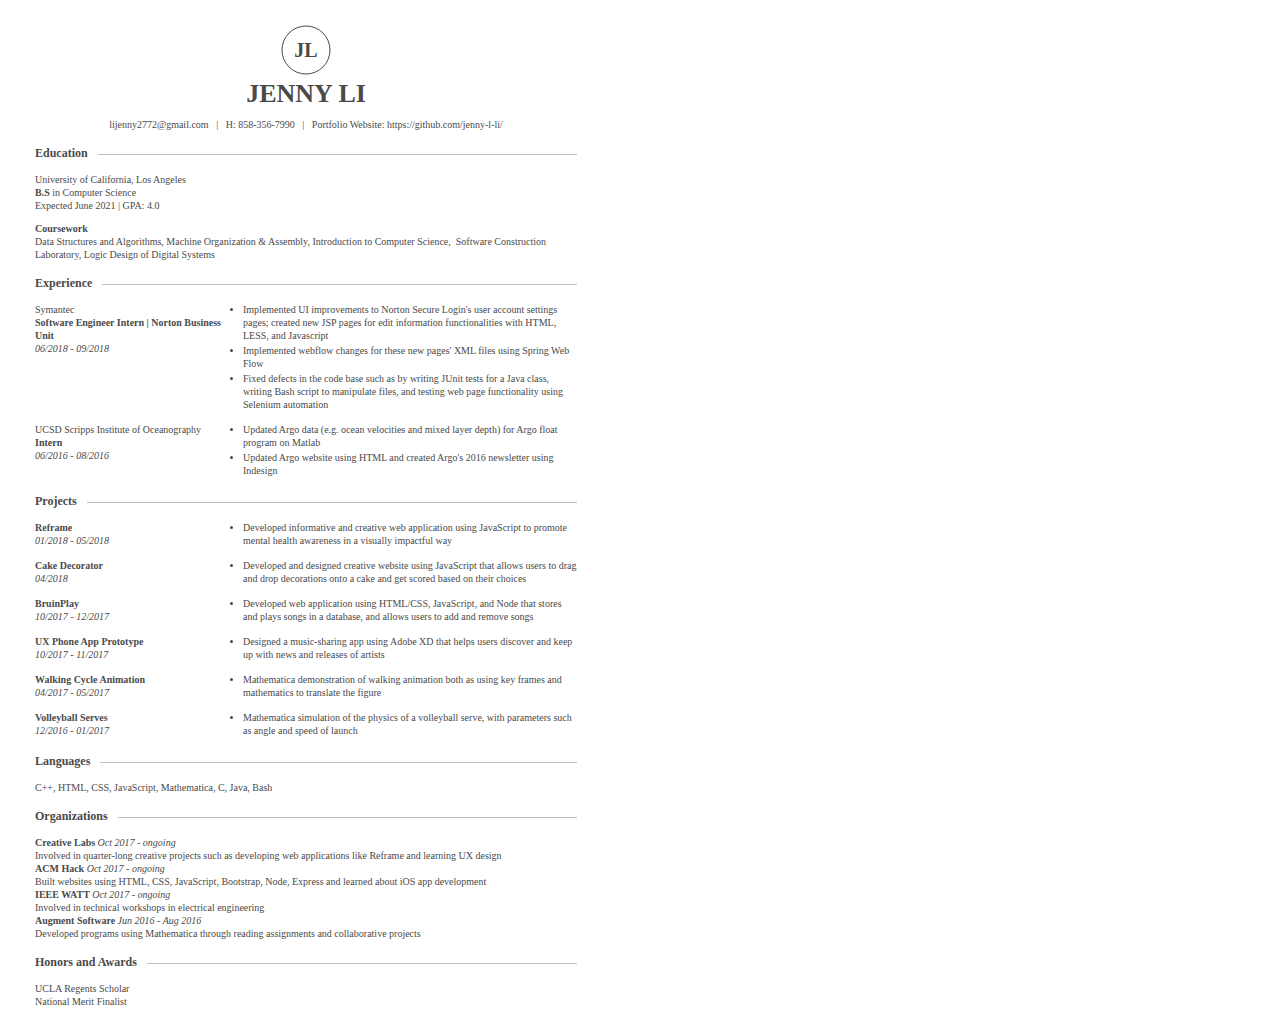
<file: Resume 1.html>
<!DOCTYPE html PUBLIC "-//W3C//DTD XHTML 1.0 Transitional//EN" "http://www.w3.org/TR/xhtml1/DTD/xhtml1-transitional.dtd">
<html xmlns:doc="http://xsltsl.org/xsl/documentation/1.0" xmlns:dt="http://xsltsl.org/date-time" xmlns:str="http://xsltsl.org/string" xmlns:msxsl="urn:schemas-microsoft-com:xslt">
  <head>
    <meta http-equiv="Content-Type" content="text/html; charset=utf-16">
    <title>Jenny Li</title>
    <style type="text/css" id="static">
        html,body,div,span,applet,object,iframe,h1,h2,h3,h4,h5,h6,p,blockquote,pre,a,abbr,acronym,address,big,cite,code,del,dfn,em,font,img,ins,kbd,q,s,samp,small,strike,strong,sub,sup,tt,var,b,u,i,center,dl,dt,dd,ol,ul,li,fieldset,form,label,legend,table,caption,tbody,tfoot,thead,tr,th,td{margin:0;padding:0;border:0;outline:0;font-size:100%;vertical-align:baseline;background:transparent}
        body{line-height:1;background:#FFF;text-align:left}
        ol,ul{list-style:none}
        blockquote,q{quotes:none}
        blockquote:before,blockquote:after,q:before,q:after{content:'';content:none}
        :focus{outline:0}
        ins{text-decoration:none}
        del{text-decoration:line-through}
        table{border-collapse:collapse;border-spacing:0}
        a img{border:none}
        div#document ul{list-style-type:disc;padding:0}
        div#document li{list-style-type:disc;margin:0 0 0 10px;padding:0}
        div#document ul li{margin:0 0 0 14px}
        .clear{clear:both;height:0}
        br.clear{line-height:0}
        div#document{color:#4a4a4a;background-color:#fff!important}
        div#document div.SECTION_CNTC,div#document div.firstsection{margin-top:0;border:none;padding:0}
        /*div#document .section{overflow:hidden}*/
        div.name{color:#4a4a4a;font-weight:600;font-size:15px;line-height:17px;padding:0;text-transform:uppercase;text-align:center}
        div#document div.sectiontitle,.resumeTitle,.execRsmTitle{font-weight:600;display:inline-block;position:relative;z-index:1;background:#FFF;padding:0 10px 0 0}
        div.paragraph{position:relative}
        div.heading,.resumeTitle,.execRsmTitle{clear:both;position:relative}
        div.address{position:relative;text-align:center;font-size:0.917em;line-height:1.25em;margin-top:11px}
        div#document div.address li,div#document div.address ul{display:inline;margin:0;padding:0;list-style:none}
        div#document div.address li:before{content:"\2022\0020";vertical-align:bottom}
        div#document div.address li.first:before{content:""}
        div.address2{position:relative;text-align:left;font-size:0.917em;line-height:1.25em}
        span.paddedline{display:block}
        .jobtitle,.degree{font-weight:bold}
        .table_wrapper{width:100%;margin-top:0}
        table.twocol td{width:50%}
        table.skills,table.twocol{width:100%}
        table.skills th,table.skills td{width:20%;text-align:center}
        table.skills th{text-decoration:underline}
        table.skills .skillname,table.skills .skillrating{text-align:left;width:35%}
        table.skills .skillrating{width:20%}
        table.skills .skillyears,table.skills .skilllast{width:19%}
        table.skills .pad1{width:5%}
        table.skills .pad2,table.skills .pad3{width:1%}
        td.twocol_2{border-left:1px solid #FEFDFD}
        .nameLogo{text-align:center}
        .nameLogo text{text-transform:uppercase}

        .sprtr{margin:0 5px}
        .txtItl{font-style:italic}
        span.dates_wrapper{display:block; float:left;}
        .hiltSec{width:100%}
        .parlrColmn{width:100%;display:table}
        div#document .excSmry ul,div#document .excExp ul{margin-top:5px}

        /*FIX for FORCEFULLY making left margin ZERO for CL*/
        div#document .sectionCL .paragraph{margin-top:0!important}
        .sprtr + .sprtr{display:none;}
        .educsprtr + .educsprtr{display:none;}
    </style>
    <style type="text/css" id="unparsed">
        div#document{line-height:{$FTLH}px}
        div#document table{line-height:{$FTLH}px}
        div#document.pagesize{width:{$DOCW}px}
        div#document.vmargins{padding-top:{$TBMR}px; padding-bottom:{$TBMR}px}
        div#document.hmargins{padding-left:{$LRMR}px; padding-right:{$LRMR}px}
        div#document .section{margin-top:{$SCSP}px}
        div#document div.sectiontitle,.resumeTitle,.execRsmTitle{font-size:{$HDSZ}px; line-height:{$HDLH}px}
        div#document div.heading,.resumeTitle,.execRsmTitle{margin-bottom:{$SHMB}px}
        div#document div.heading:before {border-top:1px solid #bcbfc3;content:"";display:block;height:1px;position:absolute;top:50%;width:100%;z-index:1}
        div#document div.paragraph{margin-top:{$PSPC}px}
        div#document div.firstparagraph{margin-top:0}
        div#document .singlecolumn,div#document .maincolumn{margin-left:{$PIND}px;width:{$MACW}px}
        div#document table.skills td{padding-top:{$TDMT}px}
        .fontsize{font-size:{$FTSZ}px}
        .fontface{font-family:{$FTFC}}
        div.name{font-size:{$NMSZ}px; line-height:{$NMLH}px}
        div.address{font-size:{$CISZ}px; line-height:{$CILH}px; margin-top:{$CIMT}px}
        div#document div.address li:before{font-size:{$BTSZ}px;color:#44b3e6;margin-right:-3px}
        span.dates_wrapper{width:{$SCML}px}
        div#document .parlrColmn .singlecolumn{margin-left:{$SCML}px;width:auto}
        div#document .parlrColmn .singlecolumn ul li{padding-bottom:2px}
        div#document .hiltSec .singlecolumn{width:auto}

        .nameLogo svg{width:{$MNGW}px;height:{$MNGH}px}

        /*FIX for Re-calculating width of singlecolumn for CL*/
        div#document .sectionCL{border:none;margin-top:none;}
        div#document .sectionCL .singlecolumn{margin-left:0!important; width:100%}
        div.address2{font-size:{$FTSZ}px; line-height:{$FTLH}px}
    </style>
    <style type="text/css" id="dynamic">
        div#document{line-height:13px}
        div#document table{line-height:13px}
        div#document.pagesize{width:542px}
        div#document.vmargins{padding-top:25px; padding-bottom:25px}
        div#document.hmargins{padding-left:35px; padding-right:35px}
        div#document .section{margin-top:15px}
        div#document div.sectiontitle,.resumeTitle,.execRsmTitle{font-size:12px; line-height:15px}
        div#document div.heading,.resumeTitle,.execRsmTitle{margin-bottom:12px}
        div#document div.heading:before {border-top:1px solid #bcbfc3;content:"";display:block;height:1px;position:absolute;top:50%;width:100%;z-index:1}
        div#document div.paragraph{margin-top:10px}
        div#document div.firstparagraph{margin-top:0}
        div#document .singlecolumn,div#document .maincolumn{margin-left:0px;width:542px}
        div#document table.skills td{padding-top:5px}
        .fontsize{font-size:10px}
        .fontface{font-family:"Palatino Linotype", Palatino, serif}
        div.name{font-size:26px; line-height:38px}
        div.address{font-size:10px; line-height:13px; margin-top:5px}
        div#document div.address li:before{font-size:21px;color:#44b3e6;margin-right:-3px}
        span.dates_wrapper{width:194px}
        div#document .parlrColmn .singlecolumn{margin-left:194px;width:auto}
        div#document .parlrColmn .singlecolumn ul li{padding-bottom:2px}
        div#document .hiltSec .singlecolumn{width:auto}

        .nameLogo svg{width:50px;height:50px}

        /*FIX for Re-calculating width of singlecolumn for CL*/
        div#document .sectionCL{border:none;margin-top:none;}
        div#document .sectionCL .singlecolumn{margin-left:0!important; width:100%}
        div.address2{font-size:10px; line-height:13px}
    </style>
  </head>
  <body>
    <div id="document" class="fontsize fontface vmargins hmargins linespacing pagesize">
      <div id="SECTION_NAMEbf63a784-3990-41ff-8bd0-9a89ec15e8d5" class="section firstsection" style="padding-top:0px;">
        <div id="PARAGRAPH_bf63a784-3990-41ff-8bd0-9a89ec15e8d5_1_6515c733-cbfd-42c4-814d-40287cfcf3b3" class="paragraph PARAGRAPH_NAME firstparagraph" style="padding-top:NaNpx;">
                <div class="nameLogo">
                    <svg viewbox="0 0 50 50" enable-background="0 0 50 50">
                        <circle cx="25px" cy="25px" r="24px" style="fill:#fff;stroke-width:1;stroke:#4a4a4a"></circle>
                        <text text-anchor="middle" x="25px" y="32px" fill="#4a4a4a" font-size="20px" font-weight="900" id="bf63a784-3990-41ff-8bd0-9a89ec15e8d5SUBSTR_FALN1">JL</text>
                    </svg>
                </div>
                <div class="name">
                    <span class="field" id="bf63a784-3990-41ff-8bd0-9a89ec15e8d5FNAM1">Jenny</span><span></span>
                    <span class="field" id="bf63a784-3990-41ff-8bd0-9a89ec15e8d5LNAM1">Li</span>
                </div>
            </div>
      </div>
      <div id="SECTION_CNTC00538da3-30d0-4841-82e8-02700454cd3e" class="section SECTION_CNTC" style="padding-top:0px;">
        <div id="PARAGRAPH_00538da3-30d0-4841-82e8-02700454cd3e_1_aa7efa5b-1292-418e-8a7e-4d2bf3e06318" class="paragraph PARAGRAPH_CNTC firstparagraph" style="padding-top:0px;">
                <div class="address">
                    <span class="field" id="00538da3-30d0-4841-82e8-02700454cd3eEMAI1">lijenny2772@gmail.com</span><span><span class="sprtr"> | </span></span>
                    <span>H: </span><span class="field" id="00538da3-30d0-4841-82e8-02700454cd3eHPHN1">858-356-7990</span><span><span class="sprtr"> | </span></span>
                    <span class="field" id="00538da3-30d0-4841-82e8-02700454cd3eCPHN1"></span>
                    <span class="field" id="00538da3-30d0-4841-82e8-02700454cd3eSTRT1">Portfolio Website: https://github.com/jenny-l-li/ </span>
                    <span class="spaced field" id="00538da3-30d0-4841-82e8-02700454cd3eCITY1"></span>
                    <span class="spaced field" id="00538da3-30d0-4841-82e8-02700454cd3eSTAT1"></span>
                    <span class="spaced field" id="00538da3-30d0-4841-82e8-02700454cd3eZIPC1"></span>
                </div>
            </div>
      </div>
      <div id="SECTION_EDUCc7f95cb0-4123-458e-abe1-8bfa23571cb2" class="section" style="padding-top:0px;">
        <div class="heading">
                <div id="SECTNAME_EDUCc7f95cb0-4123-458e-abe1-8bfa23571cb2" class="sectiontitle">Education</div>
            </div>
        <div id="PARAGRAPH_c7f95cb0-4123-458e-abe1-8bfa23571cb2_1_27a053a4-2dfe-41ca-8ade-cff6003d250c" class="paragraph firstparagraph" style="padding-top:0px;">
                <div class="singlecolumn">
                    <span class="paddedline">
                        <span class="companyname" id="c7f95cb0-4123-458e-abe1-8bfa23571cb2SCHO1">University of California, Los Angeles</span>
                        <span class="joblocation jobcity" id="c7f95cb0-4123-458e-abe1-8bfa23571cb2SCIT1"></span>
                        <span class="joblocation jobstate" id="c7f95cb0-4123-458e-abe1-8bfa23571cb2SSTA1"></span>
                        <span class="joblocation jobcountry" id="c7f95cb0-4123-458e-abe1-8bfa23571cb2SCNT1"></span>
                    </span>
                    <span class="paddedline">
                        <span class="degree" id="c7f95cb0-4123-458e-abe1-8bfa23571cb2DGRE1">B.S</span><span> in </span>
                        <span class="programline" id="c7f95cb0-4123-458e-abe1-8bfa23571cb2STUY1">Computer  Science    </span>
                    </span>
                    
          
          <span class="field" id="c7f95cb0-4123-458e-abe1-8bfa23571cb2FRFM1"><p>Expected June 2021 | GPA: 4.0</p></span>
                </div>
            </div>
        <div id="PARAGRAPH_c7f95cb0-4123-458e-abe1-8bfa23571cb2_2_32562a71-2aaa-48bf-88be-b8275bd4af6c" class="paragraph" style="padding-top:0px;">
                <div class="singlecolumn">
                    
                    <span class="paddedline">
                        <span class="degree" id="c7f95cb0-4123-458e-abe1-8bfa23571cb2DGRE2">Coursework</span>
                        <span class="programline" id="c7f95cb0-4123-458e-abe1-8bfa23571cb2STUY2"></span>
                    </span>
                    
          
          <span class="field" id="c7f95cb0-4123-458e-abe1-8bfa23571cb2FRFM2"><p>Data Structures and Algorithms, Machine Organization &amp; Assembly, Introduction to Computer Science, &nbsp;Software Construction Laboratory, Logic Design of Digital Systems</p></span>
                </div>
            </div>
      </div>
      <div id="SECTION_EXPR5de03907-ffff-49ff-98fb-100b7c784830" class="section" style="padding-top:0px;">
        <div class="heading">
                <div id="SECTNAME_EXPR5de03907-ffff-49ff-98fb-100b7c784830" class="sectiontitle">Experience</div>
            </div>
        <div id="PARAGRAPH_5de03907-ffff-49ff-98fb-100b7c784830_1_2e5a7051-893e-4204-b7a9-465a8627751e" class="paragraph parlrColmn firstparagraph" style="padding-top:0px;">
                <span class="dates_wrapper">
                    <span class="paddedline">
                        <span class="companyname" id="5de03907-ffff-49ff-98fb-100b7c784830COMP1">Symantec</span><span class="joblocation jobcity" id="5de03907-ffff-49ff-98fb-100b7c784830JCIT1"></span><span class="joblocation jobstate" id="5de03907-ffff-49ff-98fb-100b7c784830JSTA1"></span>
                    </span>
                    <span class="paddedline">
                        <span class="jobtitle" id="5de03907-ffff-49ff-98fb-100b7c784830JTIT1">Software Engineer Intern | Norton Business Unit</span>
                    </span>
                    <span class="paddedline txtItl">
                        <span class="jobdates" format="%m/%Y" id="5de03907-ffff-49ff-98fb-100b7c784830JSTD1">06/2018</span>
                        <span> - </span>
                        <span class="jobdates" format="%m/%Y" id="5de03907-ffff-49ff-98fb-100b7c784830EDDT1">09/2018</span>
                    </span>
                </span>
                <div class="singlecolumn">
                    <span class="jobline" id="5de03907-ffff-49ff-98fb-100b7c784830JDES1"><ul>
  <li>Implemented UI improvements to Norton Secure Login's user account settings pages; created new JSP pages for edit information functionalities with HTML, LESS, and Javascript</li>
  <li>Implemented webflow changes for these new pages' XML files using Spring Web Flow</li>
  <li>Fixed defects in the code base such as by writing JUnit tests for a Java class, writing Bash script to manipulate files, and testing web page functionality using Selenium automation</li>
</ul></span>
                </div>
            </div>
        <div id="PARAGRAPH_5de03907-ffff-49ff-98fb-100b7c784830_2_f2ea5956-a959-414c-a7ad-23f9df4c8de1" class="paragraph parlrColmn" style="padding-top:0px;">
                <span class="dates_wrapper">
                    <span class="paddedline">
                        <span class="companyname" id="5de03907-ffff-49ff-98fb-100b7c784830COMP2">UCSD Scripps Institute of Oceanography</span><span class="joblocation jobcity" id="5de03907-ffff-49ff-98fb-100b7c784830JCIT2"></span><span class="joblocation jobstate" id="5de03907-ffff-49ff-98fb-100b7c784830JSTA2"></span>
                    </span>
                    <span class="paddedline">
                        <span class="jobtitle" id="5de03907-ffff-49ff-98fb-100b7c784830JTIT2">Intern</span>
                    </span>
                    <span class="paddedline txtItl">
                        <span class="jobdates" format="%m/%Y" id="5de03907-ffff-49ff-98fb-100b7c784830JSTD2">06/2016</span>
                        <span> - </span>
                        <span class="jobdates" format="%m/%Y" id="5de03907-ffff-49ff-98fb-100b7c784830EDDT2">08/2016</span>
                    </span>
                </span>
                <div class="singlecolumn">
                    <span class="jobline" id="5de03907-ffff-49ff-98fb-100b7c784830JDES2"><ul>
  <li>Updated Argo data (e.g. ocean velocities and mixed layer depth) for Argo float program on Matlab</li>
  <li>Updated Argo website using HTML and created Argo's 2016 newsletter using Indesign</li>
</ul></span>
                </div>
            </div>
      </div>
      <div id="SECTION_EXPR3c6ec57b-4532-44cb-90e8-c6d812556dad" class="section" style="padding-top:0px;">
        <div class="heading">
                <div id="SECTNAME_EXPR3c6ec57b-4532-44cb-90e8-c6d812556dad" class="sectiontitle">Projects</div>
            </div>
        <div id="PARAGRAPH_3c6ec57b-4532-44cb-90e8-c6d812556dad_1_25c86d07-f5d2-40d6-82e8-0347dbc9a13c" class="paragraph parlrColmn firstparagraph" style="padding-top:0px;">
                <span class="dates_wrapper">
                    
                    <span class="paddedline">
                        <span class="jobtitle" id="3c6ec57b-4532-44cb-90e8-c6d812556dadJTIT1">Reframe</span>
                    </span>
                    <span class="paddedline txtItl">
                        <span class="jobdates" format="%m/%Y" id="3c6ec57b-4532-44cb-90e8-c6d812556dadJSTD1">01/2018</span>
                        <span> - </span>
                        <span class="jobdates" format="%m/%Y" id="3c6ec57b-4532-44cb-90e8-c6d812556dadEDDT1">05/2018</span>
                    </span>
                </span>
                <div class="singlecolumn">
                    <span class="jobline" id="3c6ec57b-4532-44cb-90e8-c6d812556dadJDES1"><ul>
  <li>Developed informative and creative web application using JavaScript to promote mental health awareness in a visually impactful way</li>
</ul></span>
                </div>
            </div>
        <div id="PARAGRAPH_3c6ec57b-4532-44cb-90e8-c6d812556dad_2_ff31e491-0930-401e-8ea1-883283d57e65" class="paragraph parlrColmn" style="padding-top:0px;">
                <span class="dates_wrapper">
                    
                    <span class="paddedline">
                        <span class="jobtitle" id="3c6ec57b-4532-44cb-90e8-c6d812556dadJTIT2">Cake Decorator </span>
                    </span>
                    <span class="paddedline txtItl">
                        <span class="jobdates" format="%m/%Y" id="3c6ec57b-4532-44cb-90e8-c6d812556dadJSTD2">04/2018</span>
                        
                        <span class="jobdates" format="%m/%Y" id="3c6ec57b-4532-44cb-90e8-c6d812556dadEDDT2"></span>
                    </span>
                </span>
                <div class="singlecolumn">
                    <span class="jobline" id="3c6ec57b-4532-44cb-90e8-c6d812556dadJDES2"><ul>
  <li>Developed and designed creative website using JavaScript that allows users to drag and drop decorations onto a cake and get scored based on their choices</li>
</ul></span>
                </div>
            </div>
        <div id="PARAGRAPH_3c6ec57b-4532-44cb-90e8-c6d812556dad_3_c0a292b0-24bc-4e38-8b89-67143bec8146" class="paragraph parlrColmn" style="padding-top:0px;">
                <span class="dates_wrapper">
                    
                    <span class="paddedline">
                        <span class="jobtitle" id="3c6ec57b-4532-44cb-90e8-c6d812556dadJTIT3">BruinPlay</span>
                    </span>
                    <span class="paddedline txtItl">
                        <span class="jobdates" format="%m/%Y" id="3c6ec57b-4532-44cb-90e8-c6d812556dadJSTD3">10/2017</span>
                        <span> - </span>
                        <span class="jobdates" format="%m/%Y" id="3c6ec57b-4532-44cb-90e8-c6d812556dadEDDT3">12/2017</span>
                    </span>
                </span>
                <div class="singlecolumn">
                    <span class="jobline" id="3c6ec57b-4532-44cb-90e8-c6d812556dadJDES3"><ul>
  <li>Developed web application using HTML/CSS, JavaScript, and Node that stores and plays songs in a database, and allows users to add and remove songs</li>
</ul></span>
                </div>
            </div>
        <div id="PARAGRAPH_3c6ec57b-4532-44cb-90e8-c6d812556dad_4_2aa1912f-3bfa-496d-83ce-81a4da11e223" class="paragraph parlrColmn" style="padding-top:0px;">
                <span class="dates_wrapper">
                    
                    <span class="paddedline">
                        <span class="jobtitle" id="3c6ec57b-4532-44cb-90e8-c6d812556dadJTIT4">UX Phone App Prototype</span>
                    </span>
                    <span class="paddedline txtItl">
                        <span class="jobdates" format="%m/%Y" id="3c6ec57b-4532-44cb-90e8-c6d812556dadJSTD4">10/2017</span>
                        <span> - </span>
                        <span class="jobdates" format="%m/%Y" id="3c6ec57b-4532-44cb-90e8-c6d812556dadEDDT4">11/2017</span>
                    </span>
                </span>
                <div class="singlecolumn">
                    <span class="jobline" id="3c6ec57b-4532-44cb-90e8-c6d812556dadJDES4"><ul>
  <li>Designed a music-sharing app using Adobe XD that helps users discover and keep up with news and releases of artists</li>
</ul></span>
                </div>
            </div>
        <div id="PARAGRAPH_3c6ec57b-4532-44cb-90e8-c6d812556dad_5_ec7be5b0-aff3-43f1-b4db-8b0a96c4e091" class="paragraph parlrColmn" style="padding-top:0px;">
                <span class="dates_wrapper">
                    
                    <span class="paddedline">
                        <span class="jobtitle" id="3c6ec57b-4532-44cb-90e8-c6d812556dadJTIT5">Walking Cycle Animation</span>
                    </span>
                    <span class="paddedline txtItl">
                        <span class="jobdates" format="%m/%Y" id="3c6ec57b-4532-44cb-90e8-c6d812556dadJSTD5">04/2017</span>
                        <span> - </span>
                        <span class="jobdates" format="%m/%Y" id="3c6ec57b-4532-44cb-90e8-c6d812556dadEDDT5">05/2017</span>
                    </span>
                </span>
                <div class="singlecolumn">
                    <span class="jobline" id="3c6ec57b-4532-44cb-90e8-c6d812556dadJDES5"><ul>
  <li>Mathematica demonstration of walking animation both as using key frames and mathematics to translate the figure</li>
</ul></span>
                </div>
            </div>
        <div id="PARAGRAPH_3c6ec57b-4532-44cb-90e8-c6d812556dad_6_c40ab371-c356-4ff9-bf78-4094da524e45" class="paragraph parlrColmn" style="padding-top:0px;">
                <span class="dates_wrapper">
                    
                    <span class="paddedline">
                        <span class="jobtitle" id="3c6ec57b-4532-44cb-90e8-c6d812556dadJTIT6">Volleyball Serves</span>
                    </span>
                    <span class="paddedline txtItl">
                        <span class="jobdates" format="%m/%Y" id="3c6ec57b-4532-44cb-90e8-c6d812556dadJSTD6">12/2016</span>
                        <span> - </span>
                        <span class="jobdates" format="%m/%Y" id="3c6ec57b-4532-44cb-90e8-c6d812556dadEDDT6">01/2017</span>
                    </span>
                </span>
                <div class="singlecolumn">
                    <span class="jobline" id="3c6ec57b-4532-44cb-90e8-c6d812556dadJDES6"><ul>
  <li>Mathematica simulation of the physics of a volleyball serve, with parameters such as angle and speed of launch</li>
</ul></span>
                </div>
            </div>
      </div>
      <div id="SECTION_HILT061703b1-10a2-49ef-bca5-c325c051137b" class="section hiltSec" style="padding-top:0px;">
        <div class="heading">
                <div id="SECTNAME_HILT061703b1-10a2-49ef-bca5-c325c051137b" class="sectiontitle">Languages</div>
            </div>
        <div id="PARAGRAPH_061703b1-10a2-49ef-bca5-c325c051137b_1_df1645e1-f673-46cc-9f9f-f0327fe17adf" class="paragraph firstparagraph" style="padding-top:0px;">
                <div class="singlecolumn maincolumn">
                    <table class="twocol">
                        <tr>
                            <td class="field twocol_1" id="061703b1-10a2-49ef-bca5-c325c051137bSKC11"><p>C++, HTML, CSS, JavaScript, Mathematica, C, Java, Bash</p></td>
                            <td class="field twocol_2" id="061703b1-10a2-49ef-bca5-c325c051137bSKC21"></td>
                        </tr>
                    </table>
                </div>
            </div>
      </div>
      <div id="SECTION_ACCM8e7c702e-b81f-4495-9572-4d05512573e4" class="section" style="padding-top:0px;">
        <div class="heading">
                <div id="SECTNAME_ACCM8e7c702e-b81f-4495-9572-4d05512573e4" class="sectiontitle">Organizations</div>
            </div>
        <div id="PARAGRAPH_8e7c702e-b81f-4495-9572-4d05512573e4_1_04bec792-bcab-409b-b339-fb66261062bc" class="paragraph firstparagraph" style="padding-top:NaNpx;">
                <div class="field singlecolumn" id="8e7c702e-b81f-4495-9572-4d05512573e4FRFM1"><p><strong>Creative Labs </strong><em>Oct 2017 - ongoing</em></p>
<p>Involved in quarter-long creative projects such as developing web applications like Reframe and learning UX design</p>
<p><strong>ACM Hack </strong><em>Oct 2017 - ongoing</em></p>
<p>Built websites using HTML, CSS, JavaScript, Bootstrap, Node, Express and learned about iOS app development</p>
<p><strong>IEEE WATT </strong><em>Oct 2017 - ongoing</em></p>
<p>Involved in technical workshops in electrical engineering</p>
<p><strong>Augment Software </strong><em>Jun 2016 - Aug 2016</em></p>
<p>Developed programs using Mathematica through reading assignments and collaborative projects</p></div>
            </div>
      </div>
      <div id="SECTION_ADDIa7ca0326-91f7-445e-bea4-120888033dc4" class="section" style="padding-top:0px;">
        <div class="heading">
                <div id="SECTNAME_ADDIa7ca0326-91f7-445e-bea4-120888033dc4" class="sectiontitle">Honors and Awards</div>
            </div>
        <div id="PARAGRAPH_a7ca0326-91f7-445e-bea4-120888033dc4_1_37e6d3da-caa9-45eb-bfc0-7c5233417912" class="paragraph firstparagraph" style="padding-top:NaNpx;">
                <div class="field singlecolumn" id="a7ca0326-91f7-445e-bea4-120888033dc4FRFM1"><p>UCLA Regents Scholar<br>
National Merit Finalist</p></div>
            </div>
      </div>
    </div>
  </body>
</html>
</file>
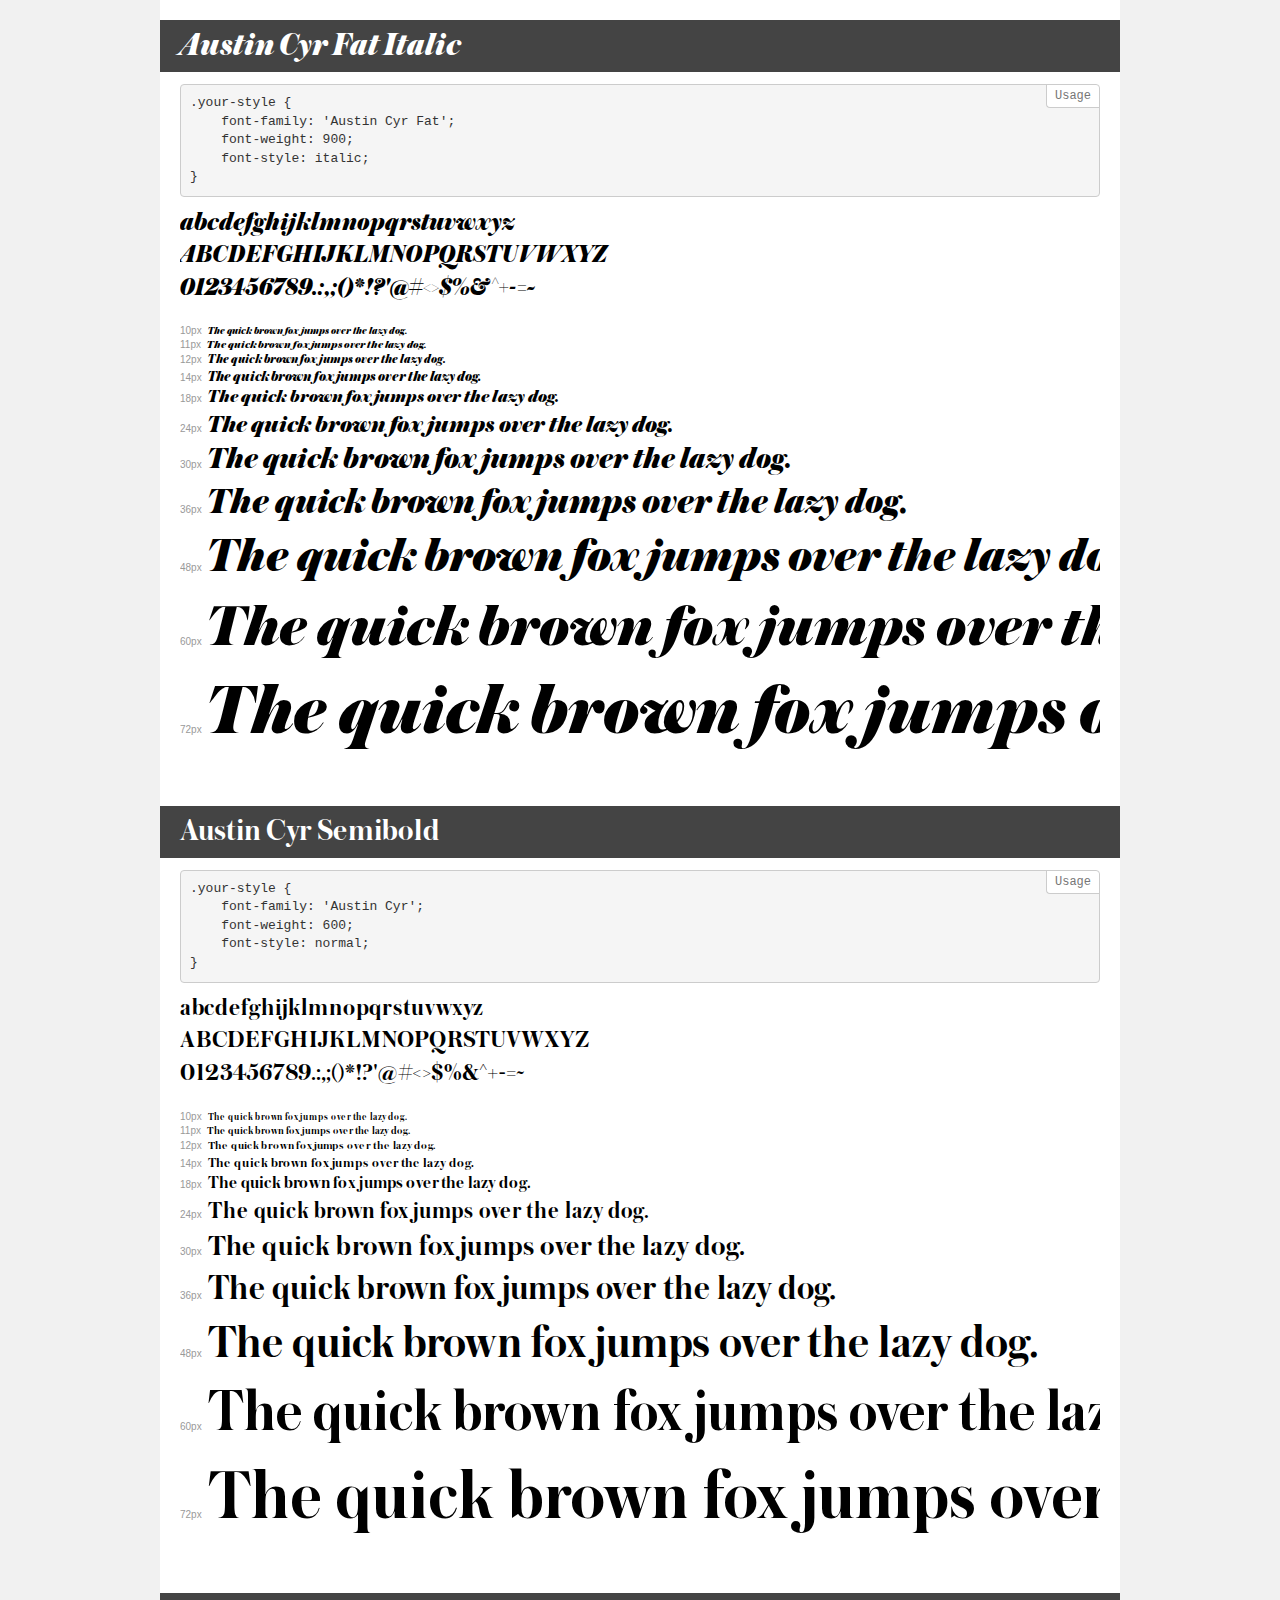
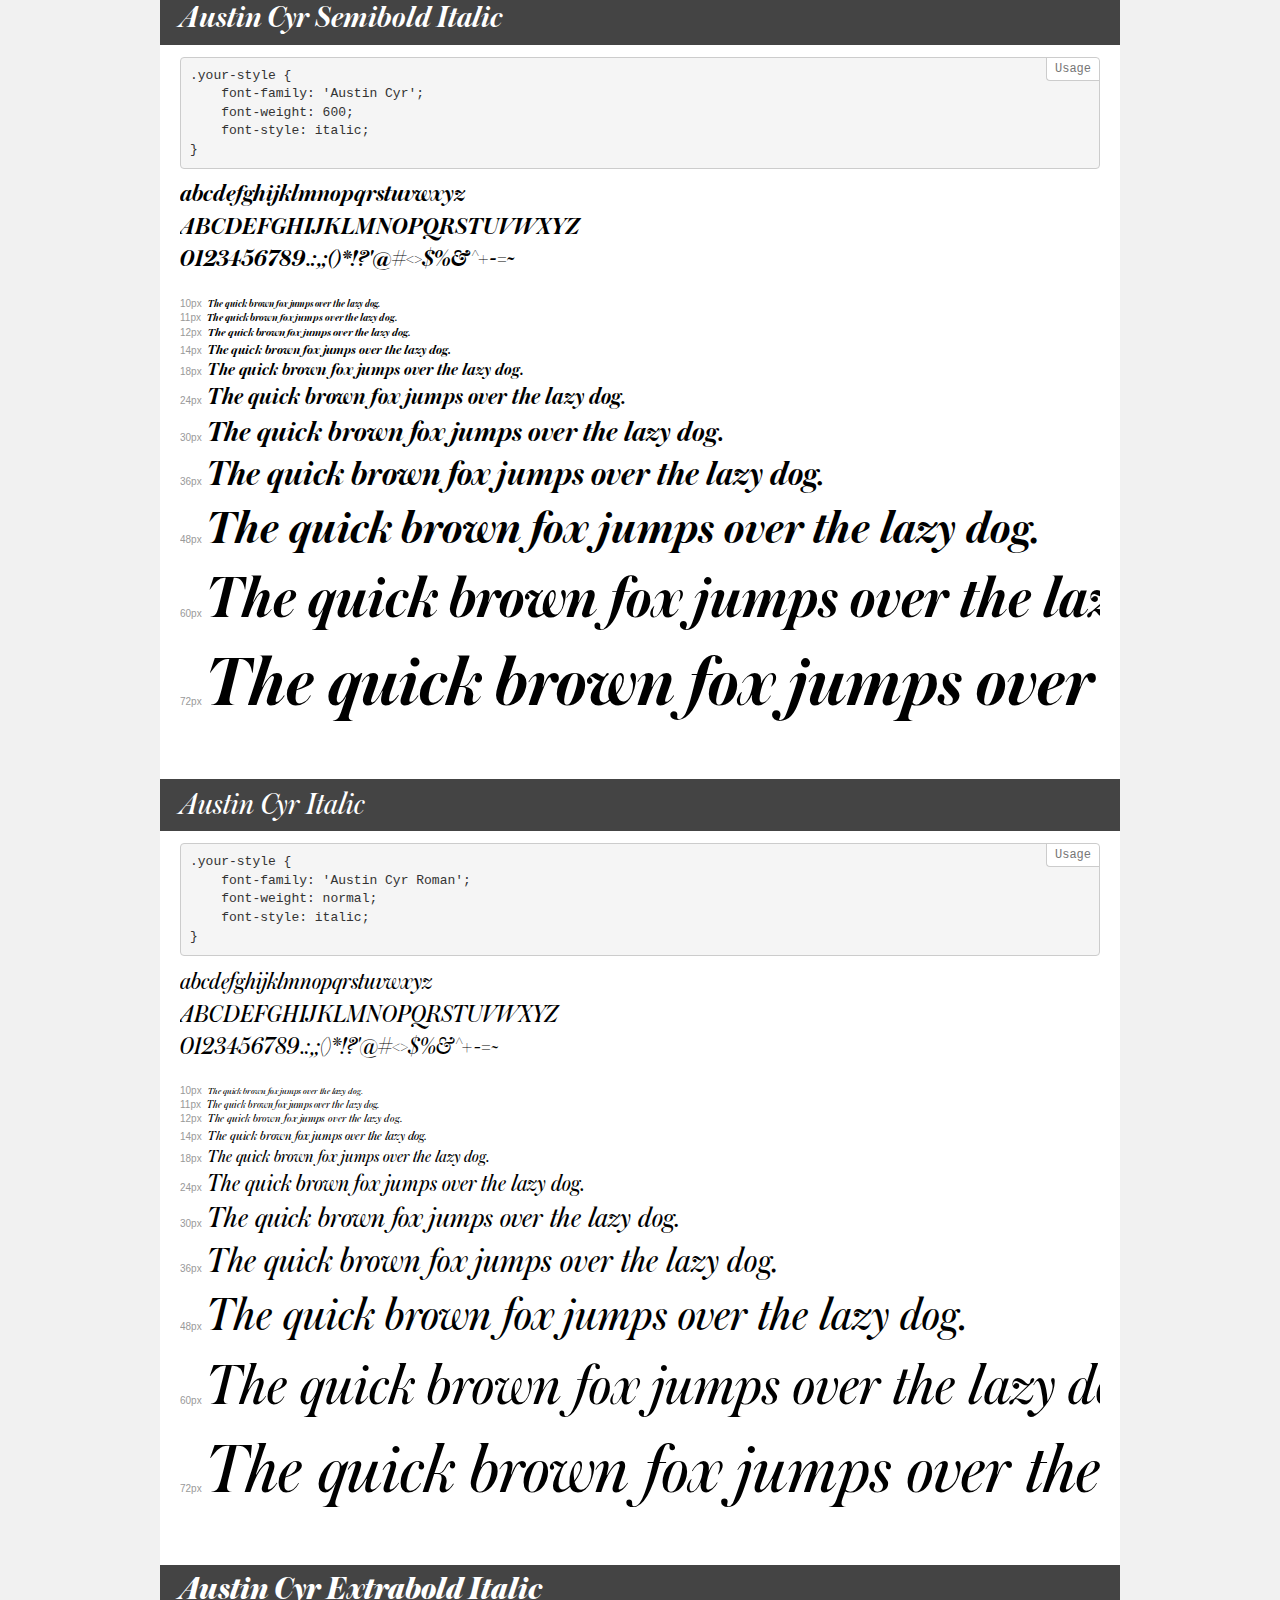
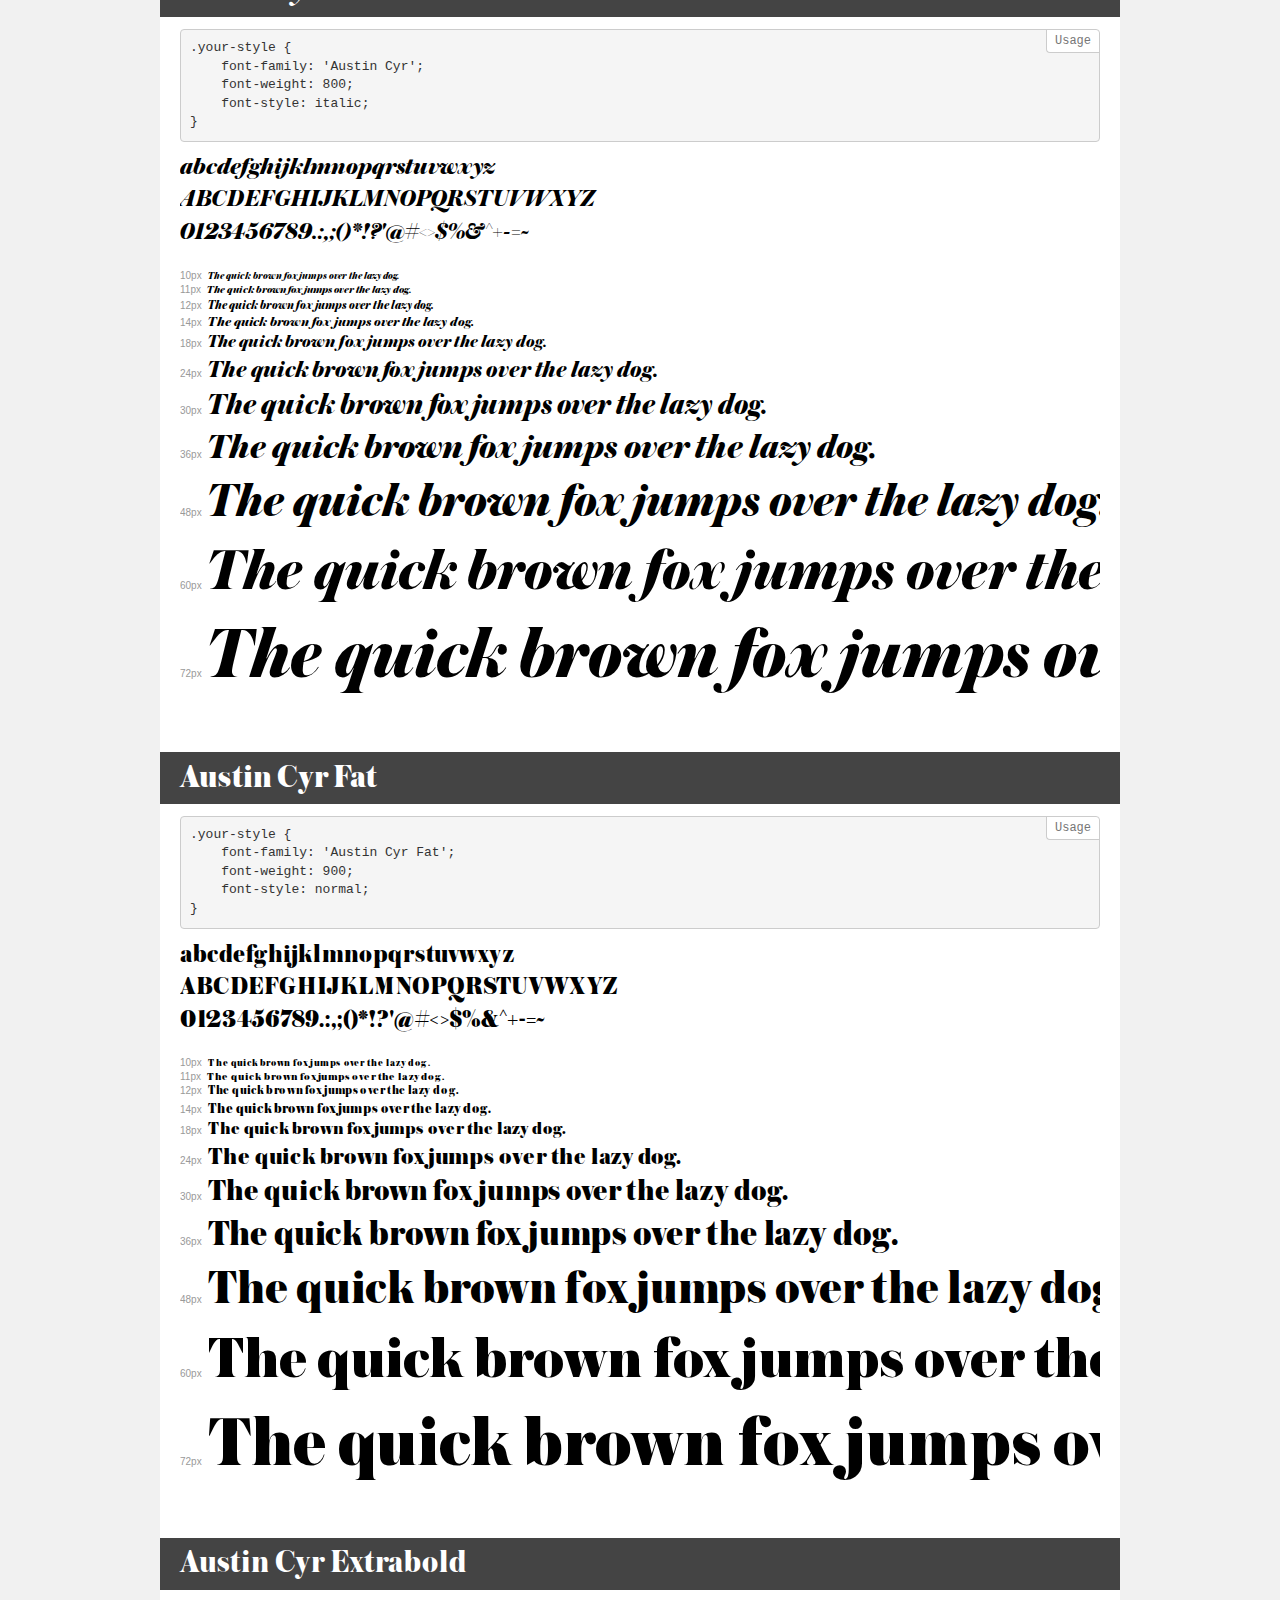
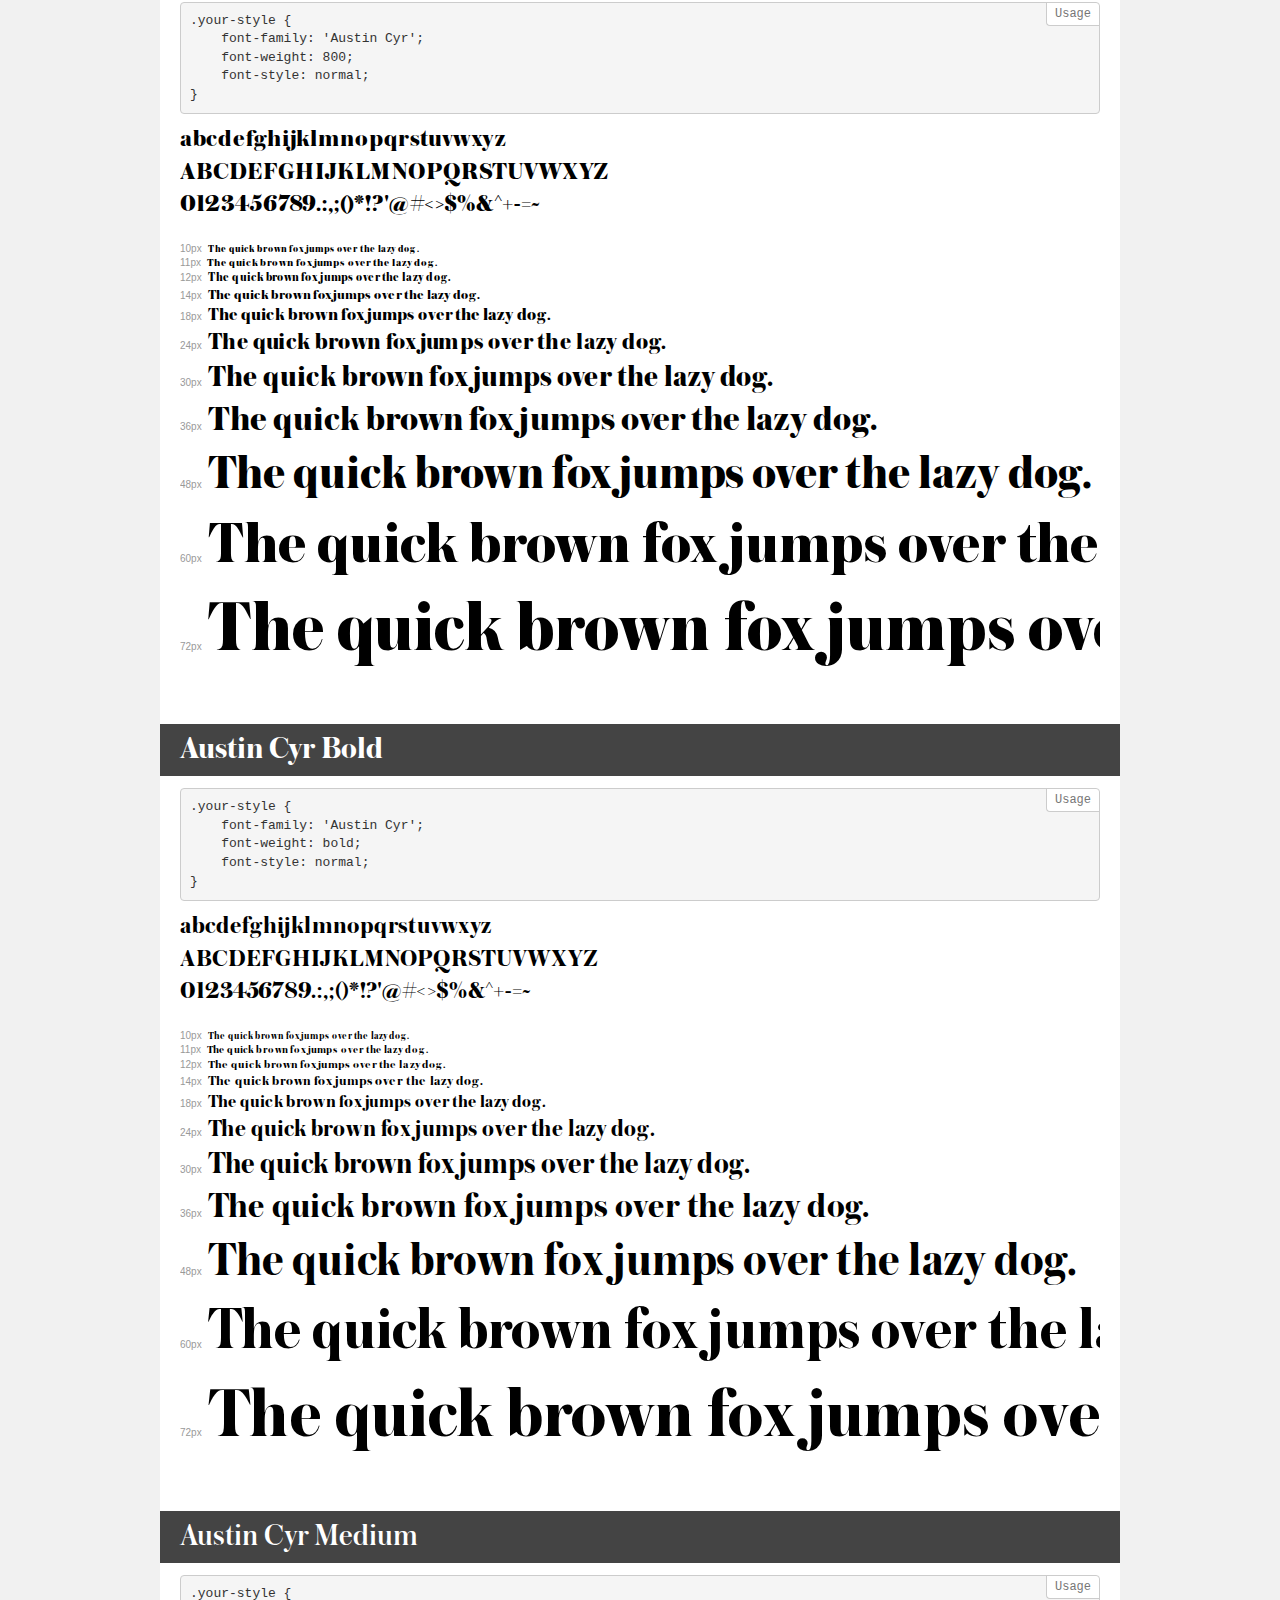
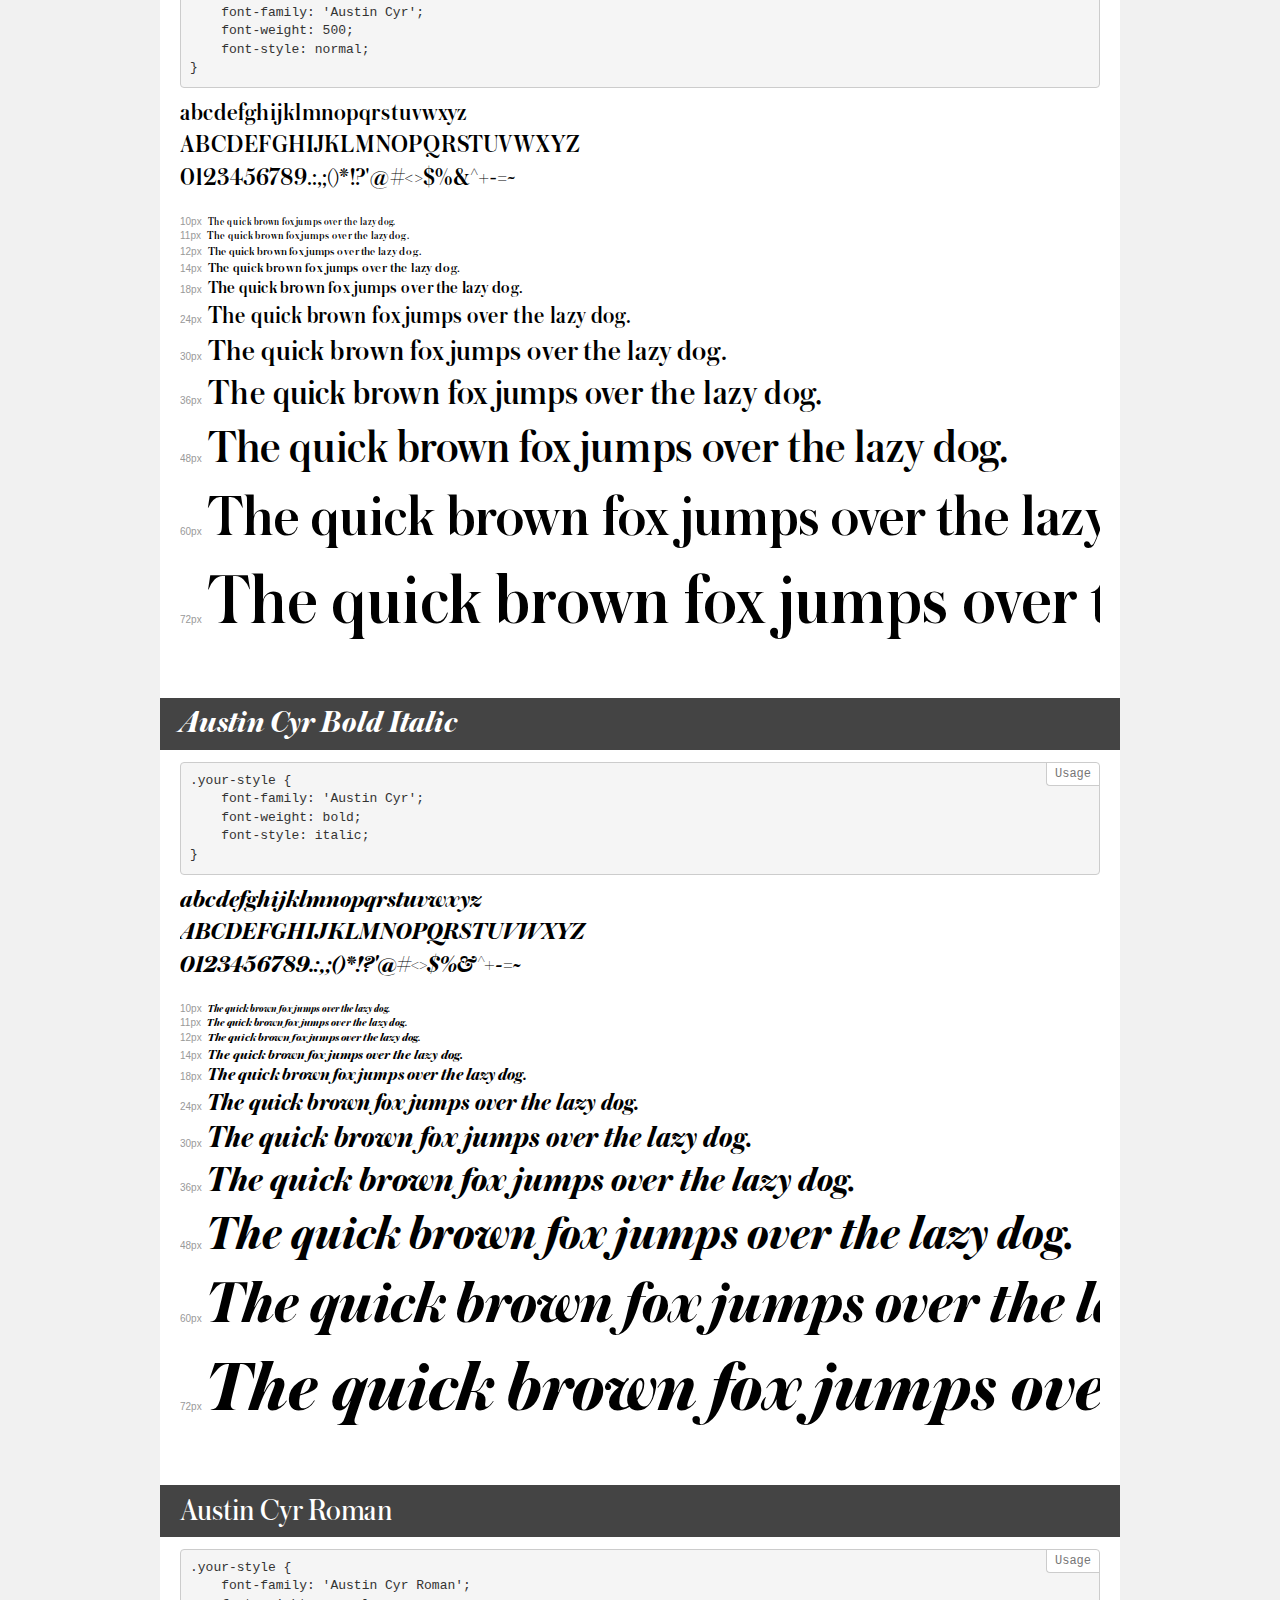
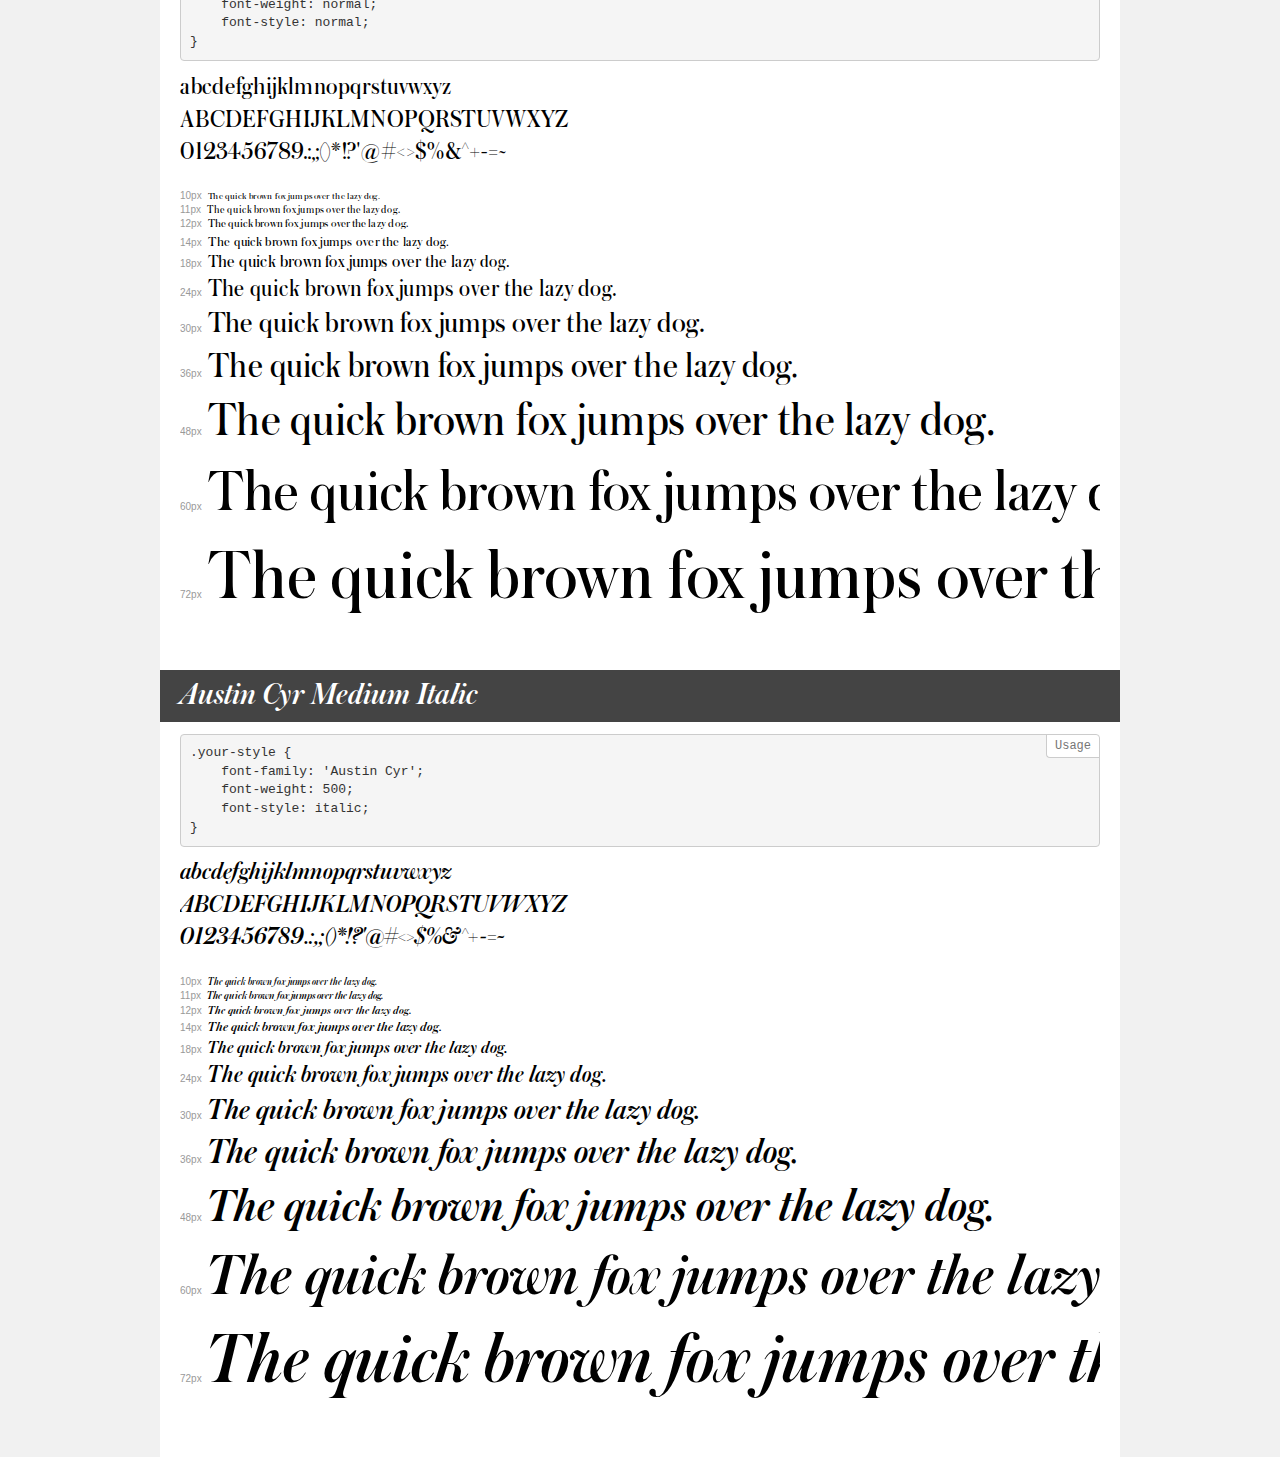
<file: assets/fonts/Austin-Cryllic-web/demo.html>
<!DOCTYPE html>
<html>
<head>
	<meta charset="utf-8">
	<meta http-equiv="X-UA-Compatible" content="IE=edge">
	<meta name="viewport" content="width=device-width, initial-scale=1">
	<meta name="robots" content="noindex, noarchive">
	<title>Transfonter demo</title>
	<link href="stylesheet.css" rel="stylesheet">
	<style>
		/*
		http://meyerweb.com/eric/tools/css/reset/
		v2.0 | 20110126
		License: none (public domain)
		*/
		html, body, div, span, applet, object, iframe,
		h1, h2, h3, h4, h5, h6, p, blockquote, pre,
		a, abbr, acronym, address, big, cite, code,
		del, dfn, em, img, ins, kbd, q, s, samp,
		small, strike, strong, sub, sup, tt, var,
		b, u, i, center,
		dl, dt, dd, ol, ul, li,
		fieldset, form, label, legend,
		table, caption, tbody, tfoot, thead, tr, th, td,
		article, aside, canvas, details, embed,
		figure, figcaption, footer, header, hgroup,
		menu, nav, output, ruby, section, summary,
		time, mark, audio, video {
			margin: 0;
			padding: 0;
			border: 0;
			font-size: 100%;
			font: inherit;
			vertical-align: baseline;
		}
		/* HTML5 display-role reset for older browsers */
		article, aside, details, figcaption, figure,
		footer, header, hgroup, menu, nav, section {
			display: block;
		}
		body {
			line-height: 1;
		}
		ol, ul {
			list-style: none;
		}
		blockquote, q {
			quotes: none;
		}
		blockquote:before, blockquote:after,
		q:before, q:after {
			content: '';
			content: none;
		}
		table {
			border-collapse: collapse;
			border-spacing: 0;
		}
		/* common styles */
		body {
			background: #f1f1f1;
			color: #000;
		}
		.page {
			background: #fff;
			width: 920px;
			margin: 0 auto;
			padding: 20px 20px 0 20px;
			overflow: hidden;
		}
		.font-container {
			overflow-x: auto;
			overflow-y: hidden;
			margin-bottom: 40px;
			line-height: 1.3;
			white-space: nowrap;
			padding-bottom: 5px;
		}
		h1 {
			position: relative;
			background: #444;
			font-size: 32px;
			color: #fff;
			padding: 10px 20px;
			margin: 0 -20px 12px -20px;
		}
		.letters {
			font-size: 25px;
			margin-bottom: 20px;
		}
		.s10:before {
			content: '10px';
		}
		.s11:before {
			content: '11px';
		}
		.s12:before {
			content: '12px';
		}
		.s14:before {
			content: '14px';
		}
		.s18:before {
			content: '18px';
		}
		.s24:before {
			content: '24px';
		}
		.s30:before {
			content: '30px';
		}
		.s36:before {
			content: '36px';
		}
		.s48:before {
			content: '48px';
		}
		.s60:before {
			content: '60px';
		}
		.s72:before {
			content: '72px';
		}
		.s10:before, .s11:before, .s12:before, .s14:before,
		.s18:before, .s24:before, .s30:before, .s36:before,
		.s48:before, .s60:before, .s72:before {
			font-family: Arial, sans-serif;
			font-size: 10px;
			font-weight: normal;
			font-style: normal;
			color: #999;
			padding-right: 6px;
		}
		pre {
			display: block;
			position: relative;
			padding: 9px;
			margin: 0 0 10px;
			font-family: Monaco, Menlo, Consolas, "Courier New", monospace !important;
			font-size: 13px;
			line-height: 1.428571429;
			color: #333;
			font-weight: normal !important;
			font-style: normal !important;
			background-color: #f5f5f5;
			border: 1px solid #ccc;
			overflow-x: auto;
			border-radius: 4px;
		}
		pre:after {
			display: block;
			position: absolute;
			right: 0;
			top: 0;
			content: 'Usage';
			line-height: 1;
			padding: 5px 8px;
			font-size: 12px;
			color: #767676;
			background-color: #fff;
			border: 1px solid #ccc;
			border-right: none;
			border-top: none;
			border-radius: 0 4px 0 4px;
			z-index: 10;
		}
		/* responsive */
		@media (max-width: 959px) {
			.page {
				width: auto;
				margin: 0;
			}
		}
	</style>
</head>
<body>
<div class="page">
	<div class="demo" style="font-family: 'Austin Cyr Fat'; font-weight: 900; font-style: italic;">
		<h1>Austin Cyr Fat Italic</h1>
		<pre>.your-style {
    font-family: 'Austin Cyr Fat';
    font-weight: 900;
    font-style: italic;
}</pre>
		<div class="font-container">
			<p class="letters">
				abcdefghijklmnopqrstuvwxyz <br />
				ABCDEFGHIJKLMNOPQRSTUVWXYZ <br />				0123456789.:,;()*!?'@#<>$%&^+-=~
			</p>
			<p class="s10" style="font-size: 10px;">The quick brown fox jumps over the lazy dog.</p>
			<p class="s11" style="font-size: 11px;">The quick brown fox jumps over the lazy dog.</p>
			<p class="s12" style="font-size: 12px;">The quick brown fox jumps over the lazy dog.</p>
			<p class="s14" style="font-size: 14px;">The quick brown fox jumps over the lazy dog.</p>
			<p class="s18" style="font-size: 18px;">The quick brown fox jumps over the lazy dog.</p>
			<p class="s24" style="font-size: 24px;">The quick brown fox jumps over the lazy dog.</p>
			<p class="s30" style="font-size: 30px;">The quick brown fox jumps over the lazy dog.</p>
			<p class="s36" style="font-size: 36px;">The quick brown fox jumps over the lazy dog.</p>
			<p class="s48" style="font-size: 48px;">The quick brown fox jumps over the lazy dog.</p>
			<p class="s60" style="font-size: 60px;">The quick brown fox jumps over the lazy dog.</p>
			<p class="s72" style="font-size: 72px;">The quick brown fox jumps over the lazy dog.</p>
		</div>
	</div>
	<div class="demo" style="font-family: 'Austin Cyr'; font-weight: 600; font-style: normal;">
		<h1>Austin Cyr Semibold</h1>
		<pre>.your-style {
    font-family: 'Austin Cyr';
    font-weight: 600;
    font-style: normal;
}</pre>
		<div class="font-container">
			<p class="letters">
				abcdefghijklmnopqrstuvwxyz <br />
				ABCDEFGHIJKLMNOPQRSTUVWXYZ <br />				0123456789.:,;()*!?'@#<>$%&^+-=~
			</p>
			<p class="s10" style="font-size: 10px;">The quick brown fox jumps over the lazy dog.</p>
			<p class="s11" style="font-size: 11px;">The quick brown fox jumps over the lazy dog.</p>
			<p class="s12" style="font-size: 12px;">The quick brown fox jumps over the lazy dog.</p>
			<p class="s14" style="font-size: 14px;">The quick brown fox jumps over the lazy dog.</p>
			<p class="s18" style="font-size: 18px;">The quick brown fox jumps over the lazy dog.</p>
			<p class="s24" style="font-size: 24px;">The quick brown fox jumps over the lazy dog.</p>
			<p class="s30" style="font-size: 30px;">The quick brown fox jumps over the lazy dog.</p>
			<p class="s36" style="font-size: 36px;">The quick brown fox jumps over the lazy dog.</p>
			<p class="s48" style="font-size: 48px;">The quick brown fox jumps over the lazy dog.</p>
			<p class="s60" style="font-size: 60px;">The quick brown fox jumps over the lazy dog.</p>
			<p class="s72" style="font-size: 72px;">The quick brown fox jumps over the lazy dog.</p>
		</div>
	</div>
	<div class="demo" style="font-family: 'Austin Cyr'; font-weight: 600; font-style: italic;">
		<h1>Austin Cyr Semibold Italic</h1>
		<pre>.your-style {
    font-family: 'Austin Cyr';
    font-weight: 600;
    font-style: italic;
}</pre>
		<div class="font-container">
			<p class="letters">
				abcdefghijklmnopqrstuvwxyz <br />
				ABCDEFGHIJKLMNOPQRSTUVWXYZ <br />				0123456789.:,;()*!?'@#<>$%&^+-=~
			</p>
			<p class="s10" style="font-size: 10px;">The quick brown fox jumps over the lazy dog.</p>
			<p class="s11" style="font-size: 11px;">The quick brown fox jumps over the lazy dog.</p>
			<p class="s12" style="font-size: 12px;">The quick brown fox jumps over the lazy dog.</p>
			<p class="s14" style="font-size: 14px;">The quick brown fox jumps over the lazy dog.</p>
			<p class="s18" style="font-size: 18px;">The quick brown fox jumps over the lazy dog.</p>
			<p class="s24" style="font-size: 24px;">The quick brown fox jumps over the lazy dog.</p>
			<p class="s30" style="font-size: 30px;">The quick brown fox jumps over the lazy dog.</p>
			<p class="s36" style="font-size: 36px;">The quick brown fox jumps over the lazy dog.</p>
			<p class="s48" style="font-size: 48px;">The quick brown fox jumps over the lazy dog.</p>
			<p class="s60" style="font-size: 60px;">The quick brown fox jumps over the lazy dog.</p>
			<p class="s72" style="font-size: 72px;">The quick brown fox jumps over the lazy dog.</p>
		</div>
	</div>
	<div class="demo" style="font-family: 'Austin Cyr Roman'; font-weight: normal; font-style: italic;">
		<h1>Austin Cyr Italic</h1>
		<pre>.your-style {
    font-family: 'Austin Cyr Roman';
    font-weight: normal;
    font-style: italic;
}</pre>
		<div class="font-container">
			<p class="letters">
				abcdefghijklmnopqrstuvwxyz <br />
				ABCDEFGHIJKLMNOPQRSTUVWXYZ <br />				0123456789.:,;()*!?'@#<>$%&^+-=~
			</p>
			<p class="s10" style="font-size: 10px;">The quick brown fox jumps over the lazy dog.</p>
			<p class="s11" style="font-size: 11px;">The quick brown fox jumps over the lazy dog.</p>
			<p class="s12" style="font-size: 12px;">The quick brown fox jumps over the lazy dog.</p>
			<p class="s14" style="font-size: 14px;">The quick brown fox jumps over the lazy dog.</p>
			<p class="s18" style="font-size: 18px;">The quick brown fox jumps over the lazy dog.</p>
			<p class="s24" style="font-size: 24px;">The quick brown fox jumps over the lazy dog.</p>
			<p class="s30" style="font-size: 30px;">The quick brown fox jumps over the lazy dog.</p>
			<p class="s36" style="font-size: 36px;">The quick brown fox jumps over the lazy dog.</p>
			<p class="s48" style="font-size: 48px;">The quick brown fox jumps over the lazy dog.</p>
			<p class="s60" style="font-size: 60px;">The quick brown fox jumps over the lazy dog.</p>
			<p class="s72" style="font-size: 72px;">The quick brown fox jumps over the lazy dog.</p>
		</div>
	</div>
	<div class="demo" style="font-family: 'Austin Cyr'; font-weight: 800; font-style: italic;">
		<h1>Austin Cyr Extrabold Italic</h1>
		<pre>.your-style {
    font-family: 'Austin Cyr';
    font-weight: 800;
    font-style: italic;
}</pre>
		<div class="font-container">
			<p class="letters">
				abcdefghijklmnopqrstuvwxyz <br />
				ABCDEFGHIJKLMNOPQRSTUVWXYZ <br />				0123456789.:,;()*!?'@#<>$%&^+-=~
			</p>
			<p class="s10" style="font-size: 10px;">The quick brown fox jumps over the lazy dog.</p>
			<p class="s11" style="font-size: 11px;">The quick brown fox jumps over the lazy dog.</p>
			<p class="s12" style="font-size: 12px;">The quick brown fox jumps over the lazy dog.</p>
			<p class="s14" style="font-size: 14px;">The quick brown fox jumps over the lazy dog.</p>
			<p class="s18" style="font-size: 18px;">The quick brown fox jumps over the lazy dog.</p>
			<p class="s24" style="font-size: 24px;">The quick brown fox jumps over the lazy dog.</p>
			<p class="s30" style="font-size: 30px;">The quick brown fox jumps over the lazy dog.</p>
			<p class="s36" style="font-size: 36px;">The quick brown fox jumps over the lazy dog.</p>
			<p class="s48" style="font-size: 48px;">The quick brown fox jumps over the lazy dog.</p>
			<p class="s60" style="font-size: 60px;">The quick brown fox jumps over the lazy dog.</p>
			<p class="s72" style="font-size: 72px;">The quick brown fox jumps over the lazy dog.</p>
		</div>
	</div>
	<div class="demo" style="font-family: 'Austin Cyr Fat'; font-weight: 900; font-style: normal;">
		<h1>Austin Cyr Fat</h1>
		<pre>.your-style {
    font-family: 'Austin Cyr Fat';
    font-weight: 900;
    font-style: normal;
}</pre>
		<div class="font-container">
			<p class="letters">
				abcdefghijklmnopqrstuvwxyz <br />
				ABCDEFGHIJKLMNOPQRSTUVWXYZ <br />				0123456789.:,;()*!?'@#<>$%&^+-=~
			</p>
			<p class="s10" style="font-size: 10px;">The quick brown fox jumps over the lazy dog.</p>
			<p class="s11" style="font-size: 11px;">The quick brown fox jumps over the lazy dog.</p>
			<p class="s12" style="font-size: 12px;">The quick brown fox jumps over the lazy dog.</p>
			<p class="s14" style="font-size: 14px;">The quick brown fox jumps over the lazy dog.</p>
			<p class="s18" style="font-size: 18px;">The quick brown fox jumps over the lazy dog.</p>
			<p class="s24" style="font-size: 24px;">The quick brown fox jumps over the lazy dog.</p>
			<p class="s30" style="font-size: 30px;">The quick brown fox jumps over the lazy dog.</p>
			<p class="s36" style="font-size: 36px;">The quick brown fox jumps over the lazy dog.</p>
			<p class="s48" style="font-size: 48px;">The quick brown fox jumps over the lazy dog.</p>
			<p class="s60" style="font-size: 60px;">The quick brown fox jumps over the lazy dog.</p>
			<p class="s72" style="font-size: 72px;">The quick brown fox jumps over the lazy dog.</p>
		</div>
	</div>
	<div class="demo" style="font-family: 'Austin Cyr'; font-weight: 800; font-style: normal;">
		<h1>Austin Cyr Extrabold</h1>
		<pre>.your-style {
    font-family: 'Austin Cyr';
    font-weight: 800;
    font-style: normal;
}</pre>
		<div class="font-container">
			<p class="letters">
				abcdefghijklmnopqrstuvwxyz <br />
				ABCDEFGHIJKLMNOPQRSTUVWXYZ <br />				0123456789.:,;()*!?'@#<>$%&^+-=~
			</p>
			<p class="s10" style="font-size: 10px;">The quick brown fox jumps over the lazy dog.</p>
			<p class="s11" style="font-size: 11px;">The quick brown fox jumps over the lazy dog.</p>
			<p class="s12" style="font-size: 12px;">The quick brown fox jumps over the lazy dog.</p>
			<p class="s14" style="font-size: 14px;">The quick brown fox jumps over the lazy dog.</p>
			<p class="s18" style="font-size: 18px;">The quick brown fox jumps over the lazy dog.</p>
			<p class="s24" style="font-size: 24px;">The quick brown fox jumps over the lazy dog.</p>
			<p class="s30" style="font-size: 30px;">The quick brown fox jumps over the lazy dog.</p>
			<p class="s36" style="font-size: 36px;">The quick brown fox jumps over the lazy dog.</p>
			<p class="s48" style="font-size: 48px;">The quick brown fox jumps over the lazy dog.</p>
			<p class="s60" style="font-size: 60px;">The quick brown fox jumps over the lazy dog.</p>
			<p class="s72" style="font-size: 72px;">The quick brown fox jumps over the lazy dog.</p>
		</div>
	</div>
	<div class="demo" style="font-family: 'Austin Cyr'; font-weight: bold; font-style: normal;">
		<h1>Austin Cyr Bold</h1>
		<pre>.your-style {
    font-family: 'Austin Cyr';
    font-weight: bold;
    font-style: normal;
}</pre>
		<div class="font-container">
			<p class="letters">
				abcdefghijklmnopqrstuvwxyz <br />
				ABCDEFGHIJKLMNOPQRSTUVWXYZ <br />				0123456789.:,;()*!?'@#<>$%&^+-=~
			</p>
			<p class="s10" style="font-size: 10px;">The quick brown fox jumps over the lazy dog.</p>
			<p class="s11" style="font-size: 11px;">The quick brown fox jumps over the lazy dog.</p>
			<p class="s12" style="font-size: 12px;">The quick brown fox jumps over the lazy dog.</p>
			<p class="s14" style="font-size: 14px;">The quick brown fox jumps over the lazy dog.</p>
			<p class="s18" style="font-size: 18px;">The quick brown fox jumps over the lazy dog.</p>
			<p class="s24" style="font-size: 24px;">The quick brown fox jumps over the lazy dog.</p>
			<p class="s30" style="font-size: 30px;">The quick brown fox jumps over the lazy dog.</p>
			<p class="s36" style="font-size: 36px;">The quick brown fox jumps over the lazy dog.</p>
			<p class="s48" style="font-size: 48px;">The quick brown fox jumps over the lazy dog.</p>
			<p class="s60" style="font-size: 60px;">The quick brown fox jumps over the lazy dog.</p>
			<p class="s72" style="font-size: 72px;">The quick brown fox jumps over the lazy dog.</p>
		</div>
	</div>
	<div class="demo" style="font-family: 'Austin Cyr'; font-weight: 500; font-style: normal;">
		<h1>Austin Cyr Medium</h1>
		<pre>.your-style {
    font-family: 'Austin Cyr';
    font-weight: 500;
    font-style: normal;
}</pre>
		<div class="font-container">
			<p class="letters">
				abcdefghijklmnopqrstuvwxyz <br />
				ABCDEFGHIJKLMNOPQRSTUVWXYZ <br />				0123456789.:,;()*!?'@#<>$%&^+-=~
			</p>
			<p class="s10" style="font-size: 10px;">The quick brown fox jumps over the lazy dog.</p>
			<p class="s11" style="font-size: 11px;">The quick brown fox jumps over the lazy dog.</p>
			<p class="s12" style="font-size: 12px;">The quick brown fox jumps over the lazy dog.</p>
			<p class="s14" style="font-size: 14px;">The quick brown fox jumps over the lazy dog.</p>
			<p class="s18" style="font-size: 18px;">The quick brown fox jumps over the lazy dog.</p>
			<p class="s24" style="font-size: 24px;">The quick brown fox jumps over the lazy dog.</p>
			<p class="s30" style="font-size: 30px;">The quick brown fox jumps over the lazy dog.</p>
			<p class="s36" style="font-size: 36px;">The quick brown fox jumps over the lazy dog.</p>
			<p class="s48" style="font-size: 48px;">The quick brown fox jumps over the lazy dog.</p>
			<p class="s60" style="font-size: 60px;">The quick brown fox jumps over the lazy dog.</p>
			<p class="s72" style="font-size: 72px;">The quick brown fox jumps over the lazy dog.</p>
		</div>
	</div>
	<div class="demo" style="font-family: 'Austin Cyr'; font-weight: bold; font-style: italic;">
		<h1>Austin Cyr Bold Italic</h1>
		<pre>.your-style {
    font-family: 'Austin Cyr';
    font-weight: bold;
    font-style: italic;
}</pre>
		<div class="font-container">
			<p class="letters">
				abcdefghijklmnopqrstuvwxyz <br />
				ABCDEFGHIJKLMNOPQRSTUVWXYZ <br />				0123456789.:,;()*!?'@#<>$%&^+-=~
			</p>
			<p class="s10" style="font-size: 10px;">The quick brown fox jumps over the lazy dog.</p>
			<p class="s11" style="font-size: 11px;">The quick brown fox jumps over the lazy dog.</p>
			<p class="s12" style="font-size: 12px;">The quick brown fox jumps over the lazy dog.</p>
			<p class="s14" style="font-size: 14px;">The quick brown fox jumps over the lazy dog.</p>
			<p class="s18" style="font-size: 18px;">The quick brown fox jumps over the lazy dog.</p>
			<p class="s24" style="font-size: 24px;">The quick brown fox jumps over the lazy dog.</p>
			<p class="s30" style="font-size: 30px;">The quick brown fox jumps over the lazy dog.</p>
			<p class="s36" style="font-size: 36px;">The quick brown fox jumps over the lazy dog.</p>
			<p class="s48" style="font-size: 48px;">The quick brown fox jumps over the lazy dog.</p>
			<p class="s60" style="font-size: 60px;">The quick brown fox jumps over the lazy dog.</p>
			<p class="s72" style="font-size: 72px;">The quick brown fox jumps over the lazy dog.</p>
		</div>
	</div>
	<div class="demo" style="font-family: 'Austin Cyr Roman'; font-weight: normal; font-style: normal;">
		<h1>Austin Cyr Roman</h1>
		<pre>.your-style {
    font-family: 'Austin Cyr Roman';
    font-weight: normal;
    font-style: normal;
}</pre>
		<div class="font-container">
			<p class="letters">
				abcdefghijklmnopqrstuvwxyz <br />
				ABCDEFGHIJKLMNOPQRSTUVWXYZ <br />				0123456789.:,;()*!?'@#<>$%&^+-=~
			</p>
			<p class="s10" style="font-size: 10px;">The quick brown fox jumps over the lazy dog.</p>
			<p class="s11" style="font-size: 11px;">The quick brown fox jumps over the lazy dog.</p>
			<p class="s12" style="font-size: 12px;">The quick brown fox jumps over the lazy dog.</p>
			<p class="s14" style="font-size: 14px;">The quick brown fox jumps over the lazy dog.</p>
			<p class="s18" style="font-size: 18px;">The quick brown fox jumps over the lazy dog.</p>
			<p class="s24" style="font-size: 24px;">The quick brown fox jumps over the lazy dog.</p>
			<p class="s30" style="font-size: 30px;">The quick brown fox jumps over the lazy dog.</p>
			<p class="s36" style="font-size: 36px;">The quick brown fox jumps over the lazy dog.</p>
			<p class="s48" style="font-size: 48px;">The quick brown fox jumps over the lazy dog.</p>
			<p class="s60" style="font-size: 60px;">The quick brown fox jumps over the lazy dog.</p>
			<p class="s72" style="font-size: 72px;">The quick brown fox jumps over the lazy dog.</p>
		</div>
	</div>
	<div class="demo" style="font-family: 'Austin Cyr'; font-weight: 500; font-style: italic;">
		<h1>Austin Cyr Medium Italic</h1>
		<pre>.your-style {
    font-family: 'Austin Cyr';
    font-weight: 500;
    font-style: italic;
}</pre>
		<div class="font-container">
			<p class="letters">
				abcdefghijklmnopqrstuvwxyz <br />
				ABCDEFGHIJKLMNOPQRSTUVWXYZ <br />				0123456789.:,;()*!?'@#<>$%&^+-=~
			</p>
			<p class="s10" style="font-size: 10px;">The quick brown fox jumps over the lazy dog.</p>
			<p class="s11" style="font-size: 11px;">The quick brown fox jumps over the lazy dog.</p>
			<p class="s12" style="font-size: 12px;">The quick brown fox jumps over the lazy dog.</p>
			<p class="s14" style="font-size: 14px;">The quick brown fox jumps over the lazy dog.</p>
			<p class="s18" style="font-size: 18px;">The quick brown fox jumps over the lazy dog.</p>
			<p class="s24" style="font-size: 24px;">The quick brown fox jumps over the lazy dog.</p>
			<p class="s30" style="font-size: 30px;">The quick brown fox jumps over the lazy dog.</p>
			<p class="s36" style="font-size: 36px;">The quick brown fox jumps over the lazy dog.</p>
			<p class="s48" style="font-size: 48px;">The quick brown fox jumps over the lazy dog.</p>
			<p class="s60" style="font-size: 60px;">The quick brown fox jumps over the lazy dog.</p>
			<p class="s72" style="font-size: 72px;">The quick brown fox jumps over the lazy dog.</p>
		</div>
	</div>
</div>
</body>
</html>
</file>
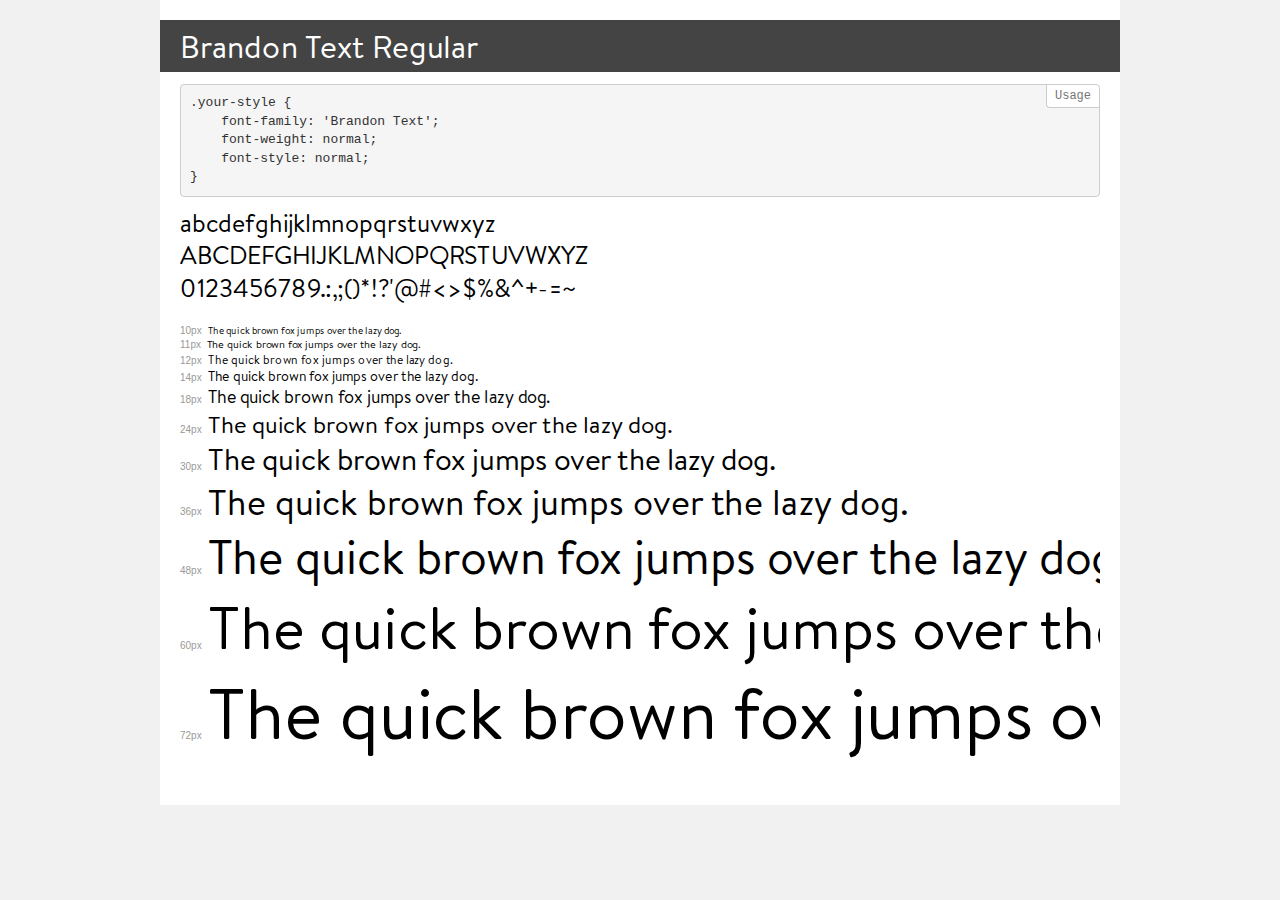
<file: assets/fonts/Brandon-Text-web/demo.html>
<!DOCTYPE html>
<html>
<head>
	<meta charset="utf-8">
	<meta http-equiv="X-UA-Compatible" content="IE=edge">
	<meta name="viewport" content="width=device-width, initial-scale=1">
	<meta name="robots" content="noindex, noarchive">
	<title>Transfonter demo</title>
	<link href="stylesheet.css" rel="stylesheet">
	<style>
		/*
		http://meyerweb.com/eric/tools/css/reset/
		v2.0 | 20110126
		License: none (public domain)
		*/
		html, body, div, span, applet, object, iframe,
		h1, h2, h3, h4, h5, h6, p, blockquote, pre,
		a, abbr, acronym, address, big, cite, code,
		del, dfn, em, img, ins, kbd, q, s, samp,
		small, strike, strong, sub, sup, tt, var,
		b, u, i, center,
		dl, dt, dd, ol, ul, li,
		fieldset, form, label, legend,
		table, caption, tbody, tfoot, thead, tr, th, td,
		article, aside, canvas, details, embed,
		figure, figcaption, footer, header, hgroup,
		menu, nav, output, ruby, section, summary,
		time, mark, audio, video {
			margin: 0;
			padding: 0;
			border: 0;
			font-size: 100%;
			font: inherit;
			vertical-align: baseline;
		}
		/* HTML5 display-role reset for older browsers */
		article, aside, details, figcaption, figure,
		footer, header, hgroup, menu, nav, section {
			display: block;
		}
		body {
			line-height: 1;
		}
		ol, ul {
			list-style: none;
		}
		blockquote, q {
			quotes: none;
		}
		blockquote:before, blockquote:after,
		q:before, q:after {
			content: '';
			content: none;
		}
		table {
			border-collapse: collapse;
			border-spacing: 0;
		}
		/* common styles */
		body {
			background: #f1f1f1;
			color: #000;
		}
		.page {
			background: #fff;
			width: 920px;
			margin: 0 auto;
			padding: 20px 20px 0 20px;
			overflow: hidden;
		}
		.font-container {
			overflow-x: auto;
			overflow-y: hidden;
			margin-bottom: 40px;
			line-height: 1.3;
			white-space: nowrap;
			padding-bottom: 5px;
		}
		h1 {
			position: relative;
			background: #444;
			font-size: 32px;
			color: #fff;
			padding: 10px 20px;
			margin: 0 -20px 12px -20px;
		}
		.letters {
			font-size: 25px;
			margin-bottom: 20px;
		}
		.s10:before {
			content: '10px';
		}
		.s11:before {
			content: '11px';
		}
		.s12:before {
			content: '12px';
		}
		.s14:before {
			content: '14px';
		}
		.s18:before {
			content: '18px';
		}
		.s24:before {
			content: '24px';
		}
		.s30:before {
			content: '30px';
		}
		.s36:before {
			content: '36px';
		}
		.s48:before {
			content: '48px';
		}
		.s60:before {
			content: '60px';
		}
		.s72:before {
			content: '72px';
		}
		.s10:before, .s11:before, .s12:before, .s14:before,
		.s18:before, .s24:before, .s30:before, .s36:before,
		.s48:before, .s60:before, .s72:before {
			font-family: Arial, sans-serif;
			font-size: 10px;
			font-weight: normal;
			font-style: normal;
			color: #999;
			padding-right: 6px;
		}
		pre {
			display: block;
			position: relative;
			padding: 9px;
			margin: 0 0 10px;
			font-family: Monaco, Menlo, Consolas, "Courier New", monospace !important;
			font-size: 13px;
			line-height: 1.428571429;
			color: #333;
			font-weight: normal !important;
			font-style: normal !important;
			background-color: #f5f5f5;
			border: 1px solid #ccc;
			overflow-x: auto;
			border-radius: 4px;
		}
		pre:after {
			display: block;
			position: absolute;
			right: 0;
			top: 0;
			content: 'Usage';
			line-height: 1;
			padding: 5px 8px;
			font-size: 12px;
			color: #767676;
			background-color: #fff;
			border: 1px solid #ccc;
			border-right: none;
			border-top: none;
			border-radius: 0 4px 0 4px;
			z-index: 10;
		}
		/* responsive */
		@media (max-width: 959px) {
			.page {
				width: auto;
				margin: 0;
			}
		}
	</style>
</head>
<body>
<div class="page">
	<div class="demo" style="font-family: 'Brandon Text'; font-weight: normal; font-style: normal;">
		<h1>Brandon Text Regular</h1>
		<pre>.your-style {
    font-family: 'Brandon Text';
    font-weight: normal;
    font-style: normal;
}</pre>
		<div class="font-container">
			<p class="letters">
				abcdefghijklmnopqrstuvwxyz <br />
				ABCDEFGHIJKLMNOPQRSTUVWXYZ <br />				0123456789.:,;()*!?'@#<>$%&^+-=~
			</p>
			<p class="s10" style="font-size: 10px;">The quick brown fox jumps over the lazy dog.</p>
			<p class="s11" style="font-size: 11px;">The quick brown fox jumps over the lazy dog.</p>
			<p class="s12" style="font-size: 12px;">The quick brown fox jumps over the lazy dog.</p>
			<p class="s14" style="font-size: 14px;">The quick brown fox jumps over the lazy dog.</p>
			<p class="s18" style="font-size: 18px;">The quick brown fox jumps over the lazy dog.</p>
			<p class="s24" style="font-size: 24px;">The quick brown fox jumps over the lazy dog.</p>
			<p class="s30" style="font-size: 30px;">The quick brown fox jumps over the lazy dog.</p>
			<p class="s36" style="font-size: 36px;">The quick brown fox jumps over the lazy dog.</p>
			<p class="s48" style="font-size: 48px;">The quick brown fox jumps over the lazy dog.</p>
			<p class="s60" style="font-size: 60px;">The quick brown fox jumps over the lazy dog.</p>
			<p class="s72" style="font-size: 72px;">The quick brown fox jumps over the lazy dog.</p>
		</div>
	</div>
</div>
</body>
</html>
</file>
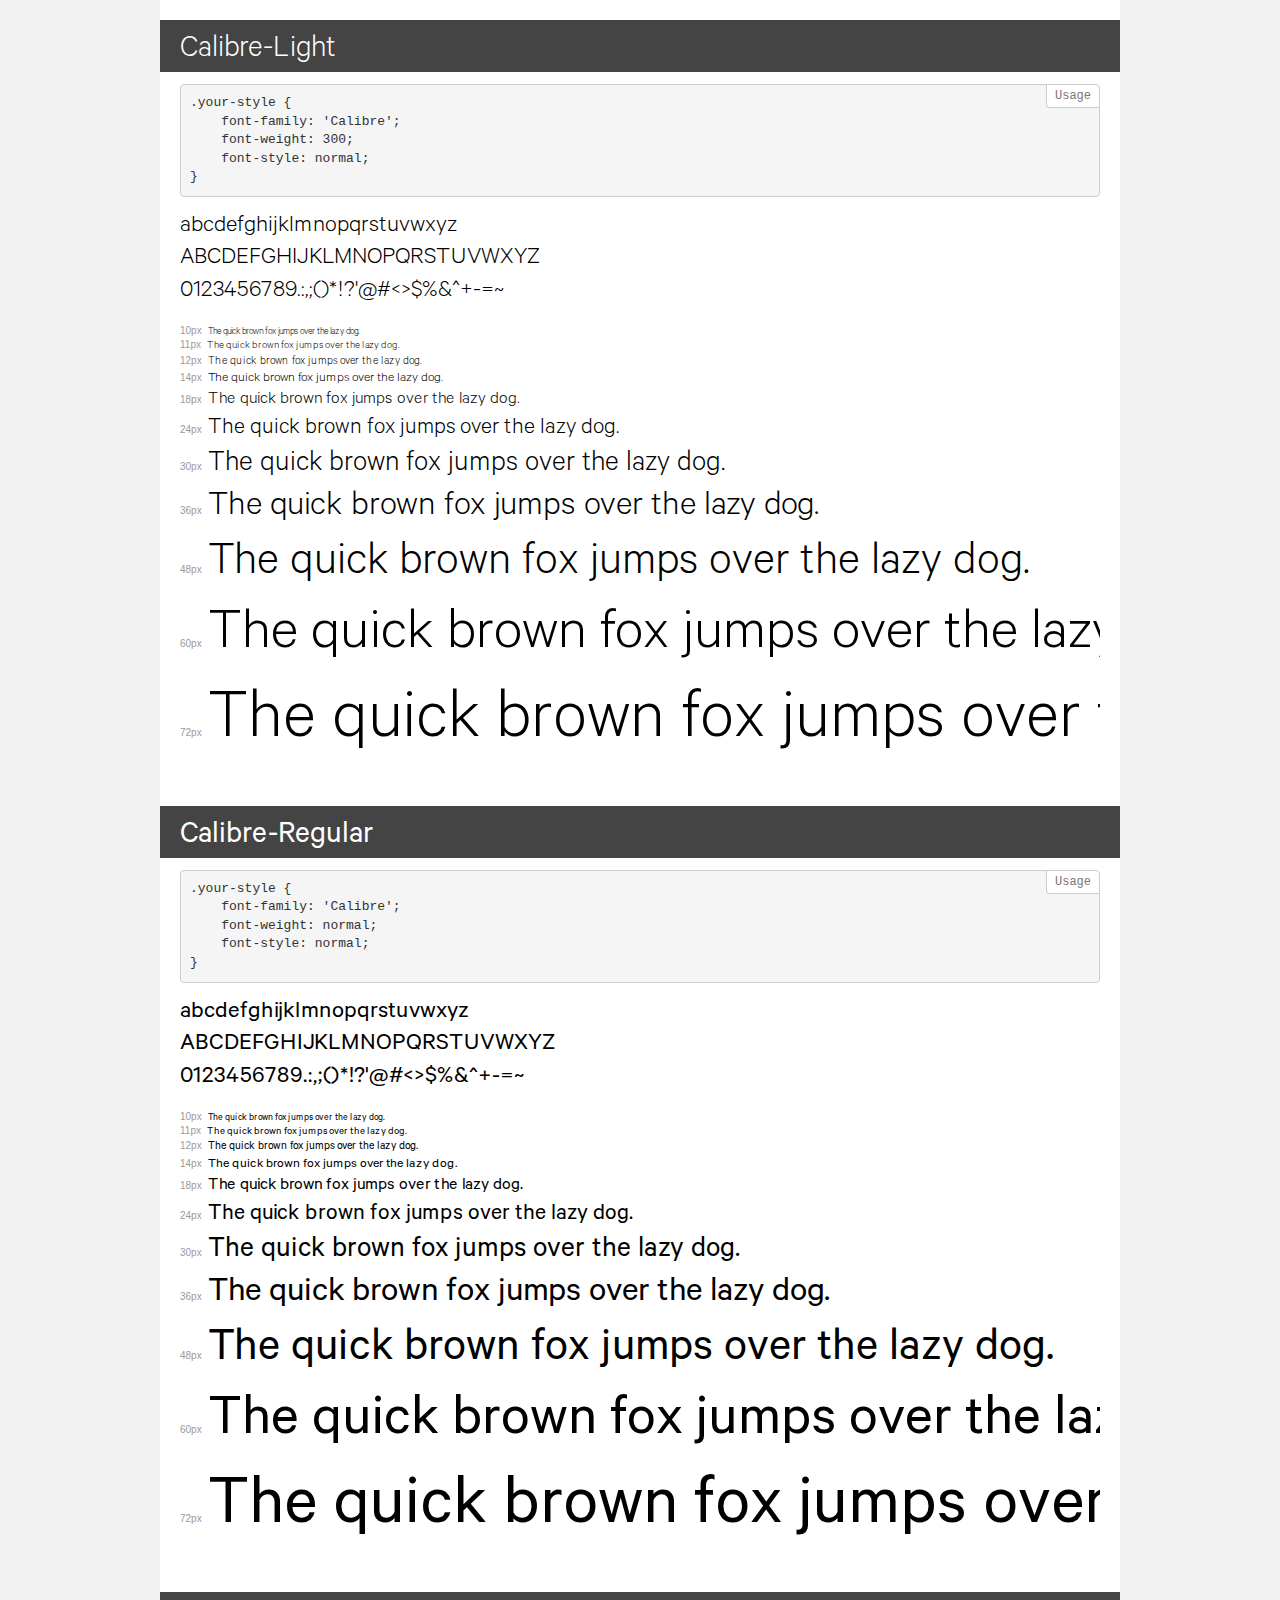
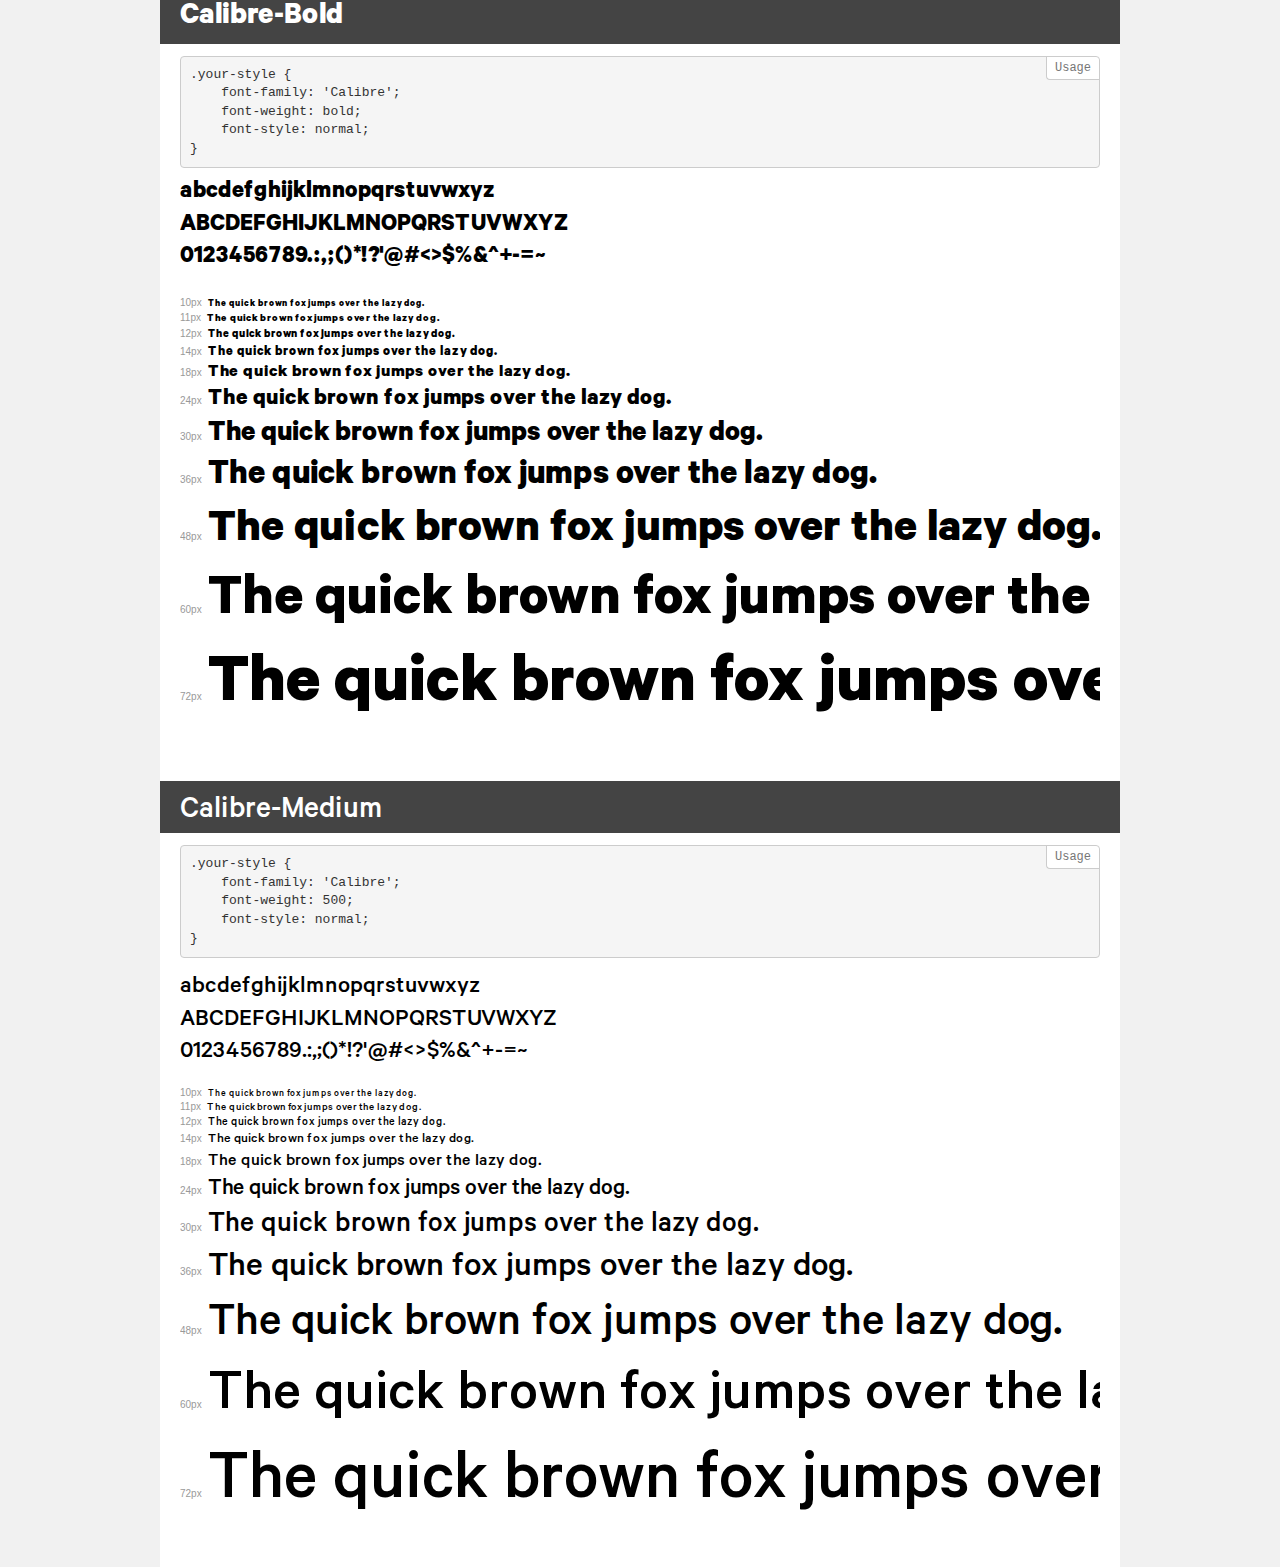
<file: assets/fonts/Calibre-web/demo.html>
<!DOCTYPE html>
<html>
<head>
	<meta charset="utf-8">
	<meta http-equiv="X-UA-Compatible" content="IE=edge">
	<meta name="viewport" content="width=device-width, initial-scale=1">
	<meta name="robots" content="noindex, noarchive">
	<title>Transfonter demo</title>
	<link href="stylesheet.css" rel="stylesheet">
	<style>
		/*
		http://meyerweb.com/eric/tools/css/reset/
		v2.0 | 20110126
		License: none (public domain)
		*/
		html, body, div, span, applet, object, iframe,
		h1, h2, h3, h4, h5, h6, p, blockquote, pre,
		a, abbr, acronym, address, big, cite, code,
		del, dfn, em, img, ins, kbd, q, s, samp,
		small, strike, strong, sub, sup, tt, var,
		b, u, i, center,
		dl, dt, dd, ol, ul, li,
		fieldset, form, label, legend,
		table, caption, tbody, tfoot, thead, tr, th, td,
		article, aside, canvas, details, embed,
		figure, figcaption, footer, header, hgroup,
		menu, nav, output, ruby, section, summary,
		time, mark, audio, video {
			margin: 0;
			padding: 0;
			border: 0;
			font-size: 100%;
			font: inherit;
			vertical-align: baseline;
		}
		/* HTML5 display-role reset for older browsers */
		article, aside, details, figcaption, figure,
		footer, header, hgroup, menu, nav, section {
			display: block;
		}
		body {
			line-height: 1;
		}
		ol, ul {
			list-style: none;
		}
		blockquote, q {
			quotes: none;
		}
		blockquote:before, blockquote:after,
		q:before, q:after {
			content: '';
			content: none;
		}
		table {
			border-collapse: collapse;
			border-spacing: 0;
		}
		/* common styles */
		body {
			background: #f1f1f1;
			color: #000;
		}
		.page {
			background: #fff;
			width: 920px;
			margin: 0 auto;
			padding: 20px 20px 0 20px;
			overflow: hidden;
		}
		.font-container {
			overflow-x: auto;
			overflow-y: hidden;
			margin-bottom: 40px;
			line-height: 1.3;
			white-space: nowrap;
			padding-bottom: 5px;
		}
		h1 {
			position: relative;
			background: #444;
			font-size: 32px;
			color: #fff;
			padding: 10px 20px;
			margin: 0 -20px 12px -20px;
		}
		.letters {
			font-size: 25px;
			margin-bottom: 20px;
		}
		.s10:before {
			content: '10px';
		}
		.s11:before {
			content: '11px';
		}
		.s12:before {
			content: '12px';
		}
		.s14:before {
			content: '14px';
		}
		.s18:before {
			content: '18px';
		}
		.s24:before {
			content: '24px';
		}
		.s30:before {
			content: '30px';
		}
		.s36:before {
			content: '36px';
		}
		.s48:before {
			content: '48px';
		}
		.s60:before {
			content: '60px';
		}
		.s72:before {
			content: '72px';
		}
		.s10:before, .s11:before, .s12:before, .s14:before,
		.s18:before, .s24:before, .s30:before, .s36:before,
		.s48:before, .s60:before, .s72:before {
			font-family: Arial, sans-serif;
			font-size: 10px;
			font-weight: normal;
			font-style: normal;
			color: #999;
			padding-right: 6px;
		}
		pre {
			display: block;
			position: relative;
			padding: 9px;
			margin: 0 0 10px;
			font-family: Monaco, Menlo, Consolas, "Courier New", monospace !important;
			font-size: 13px;
			line-height: 1.428571429;
			color: #333;
			font-weight: normal !important;
			font-style: normal !important;
			background-color: #f5f5f5;
			border: 1px solid #ccc;
			overflow-x: auto;
			border-radius: 4px;
		}
		pre:after {
			display: block;
			position: absolute;
			right: 0;
			top: 0;
			content: 'Usage';
			line-height: 1;
			padding: 5px 8px;
			font-size: 12px;
			color: #767676;
			background-color: #fff;
			border: 1px solid #ccc;
			border-right: none;
			border-top: none;
			border-radius: 0 4px 0 4px;
			z-index: 10;
		}
		/* responsive */
		@media (max-width: 959px) {
			.page {
				width: auto;
				margin: 0;
			}
		}
	</style>
</head>
<body>
<div class="page">
	<div class="demo" style="font-family: 'Calibre'; font-weight: 300; font-style: normal;">
		<h1>Calibre-Light</h1>
		<pre>.your-style {
    font-family: 'Calibre';
    font-weight: 300;
    font-style: normal;
}</pre>
		<div class="font-container">
			<p class="letters">
				abcdefghijklmnopqrstuvwxyz <br />
				ABCDEFGHIJKLMNOPQRSTUVWXYZ <br />				0123456789.:,;()*!?'@#<>$%&^+-=~
			</p>
			<p class="s10" style="font-size: 10px;">The quick brown fox jumps over the lazy dog.</p>
			<p class="s11" style="font-size: 11px;">The quick brown fox jumps over the lazy dog.</p>
			<p class="s12" style="font-size: 12px;">The quick brown fox jumps over the lazy dog.</p>
			<p class="s14" style="font-size: 14px;">The quick brown fox jumps over the lazy dog.</p>
			<p class="s18" style="font-size: 18px;">The quick brown fox jumps over the lazy dog.</p>
			<p class="s24" style="font-size: 24px;">The quick brown fox jumps over the lazy dog.</p>
			<p class="s30" style="font-size: 30px;">The quick brown fox jumps over the lazy dog.</p>
			<p class="s36" style="font-size: 36px;">The quick brown fox jumps over the lazy dog.</p>
			<p class="s48" style="font-size: 48px;">The quick brown fox jumps over the lazy dog.</p>
			<p class="s60" style="font-size: 60px;">The quick brown fox jumps over the lazy dog.</p>
			<p class="s72" style="font-size: 72px;">The quick brown fox jumps over the lazy dog.</p>
		</div>
	</div>
	<div class="demo" style="font-family: 'Calibre'; font-weight: normal; font-style: normal;">
		<h1>Calibre-Regular</h1>
		<pre>.your-style {
    font-family: 'Calibre';
    font-weight: normal;
    font-style: normal;
}</pre>
		<div class="font-container">
			<p class="letters">
				abcdefghijklmnopqrstuvwxyz <br />
				ABCDEFGHIJKLMNOPQRSTUVWXYZ <br />				0123456789.:,;()*!?'@#<>$%&^+-=~
			</p>
			<p class="s10" style="font-size: 10px;">The quick brown fox jumps over the lazy dog.</p>
			<p class="s11" style="font-size: 11px;">The quick brown fox jumps over the lazy dog.</p>
			<p class="s12" style="font-size: 12px;">The quick brown fox jumps over the lazy dog.</p>
			<p class="s14" style="font-size: 14px;">The quick brown fox jumps over the lazy dog.</p>
			<p class="s18" style="font-size: 18px;">The quick brown fox jumps over the lazy dog.</p>
			<p class="s24" style="font-size: 24px;">The quick brown fox jumps over the lazy dog.</p>
			<p class="s30" style="font-size: 30px;">The quick brown fox jumps over the lazy dog.</p>
			<p class="s36" style="font-size: 36px;">The quick brown fox jumps over the lazy dog.</p>
			<p class="s48" style="font-size: 48px;">The quick brown fox jumps over the lazy dog.</p>
			<p class="s60" style="font-size: 60px;">The quick brown fox jumps over the lazy dog.</p>
			<p class="s72" style="font-size: 72px;">The quick brown fox jumps over the lazy dog.</p>
		</div>
	</div>
	<div class="demo" style="font-family: 'Calibre'; font-weight: bold; font-style: normal;">
		<h1>Calibre-Bold</h1>
		<pre>.your-style {
    font-family: 'Calibre';
    font-weight: bold;
    font-style: normal;
}</pre>
		<div class="font-container">
			<p class="letters">
				abcdefghijklmnopqrstuvwxyz <br />
				ABCDEFGHIJKLMNOPQRSTUVWXYZ <br />				0123456789.:,;()*!?'@#<>$%&^+-=~
			</p>
			<p class="s10" style="font-size: 10px;">The quick brown fox jumps over the lazy dog.</p>
			<p class="s11" style="font-size: 11px;">The quick brown fox jumps over the lazy dog.</p>
			<p class="s12" style="font-size: 12px;">The quick brown fox jumps over the lazy dog.</p>
			<p class="s14" style="font-size: 14px;">The quick brown fox jumps over the lazy dog.</p>
			<p class="s18" style="font-size: 18px;">The quick brown fox jumps over the lazy dog.</p>
			<p class="s24" style="font-size: 24px;">The quick brown fox jumps over the lazy dog.</p>
			<p class="s30" style="font-size: 30px;">The quick brown fox jumps over the lazy dog.</p>
			<p class="s36" style="font-size: 36px;">The quick brown fox jumps over the lazy dog.</p>
			<p class="s48" style="font-size: 48px;">The quick brown fox jumps over the lazy dog.</p>
			<p class="s60" style="font-size: 60px;">The quick brown fox jumps over the lazy dog.</p>
			<p class="s72" style="font-size: 72px;">The quick brown fox jumps over the lazy dog.</p>
		</div>
	</div>
	<div class="demo" style="font-family: 'Calibre'; font-weight: 500; font-style: normal;">
		<h1>Calibre-Medium</h1>
		<pre>.your-style {
    font-family: 'Calibre';
    font-weight: 500;
    font-style: normal;
}</pre>
		<div class="font-container">
			<p class="letters">
				abcdefghijklmnopqrstuvwxyz <br />
				ABCDEFGHIJKLMNOPQRSTUVWXYZ <br />				0123456789.:,;()*!?'@#<>$%&^+-=~
			</p>
			<p class="s10" style="font-size: 10px;">The quick brown fox jumps over the lazy dog.</p>
			<p class="s11" style="font-size: 11px;">The quick brown fox jumps over the lazy dog.</p>
			<p class="s12" style="font-size: 12px;">The quick brown fox jumps over the lazy dog.</p>
			<p class="s14" style="font-size: 14px;">The quick brown fox jumps over the lazy dog.</p>
			<p class="s18" style="font-size: 18px;">The quick brown fox jumps over the lazy dog.</p>
			<p class="s24" style="font-size: 24px;">The quick brown fox jumps over the lazy dog.</p>
			<p class="s30" style="font-size: 30px;">The quick brown fox jumps over the lazy dog.</p>
			<p class="s36" style="font-size: 36px;">The quick brown fox jumps over the lazy dog.</p>
			<p class="s48" style="font-size: 48px;">The quick brown fox jumps over the lazy dog.</p>
			<p class="s60" style="font-size: 60px;">The quick brown fox jumps over the lazy dog.</p>
			<p class="s72" style="font-size: 72px;">The quick brown fox jumps over the lazy dog.</p>
		</div>
	</div>
</div>
</body>
</html>
</file>
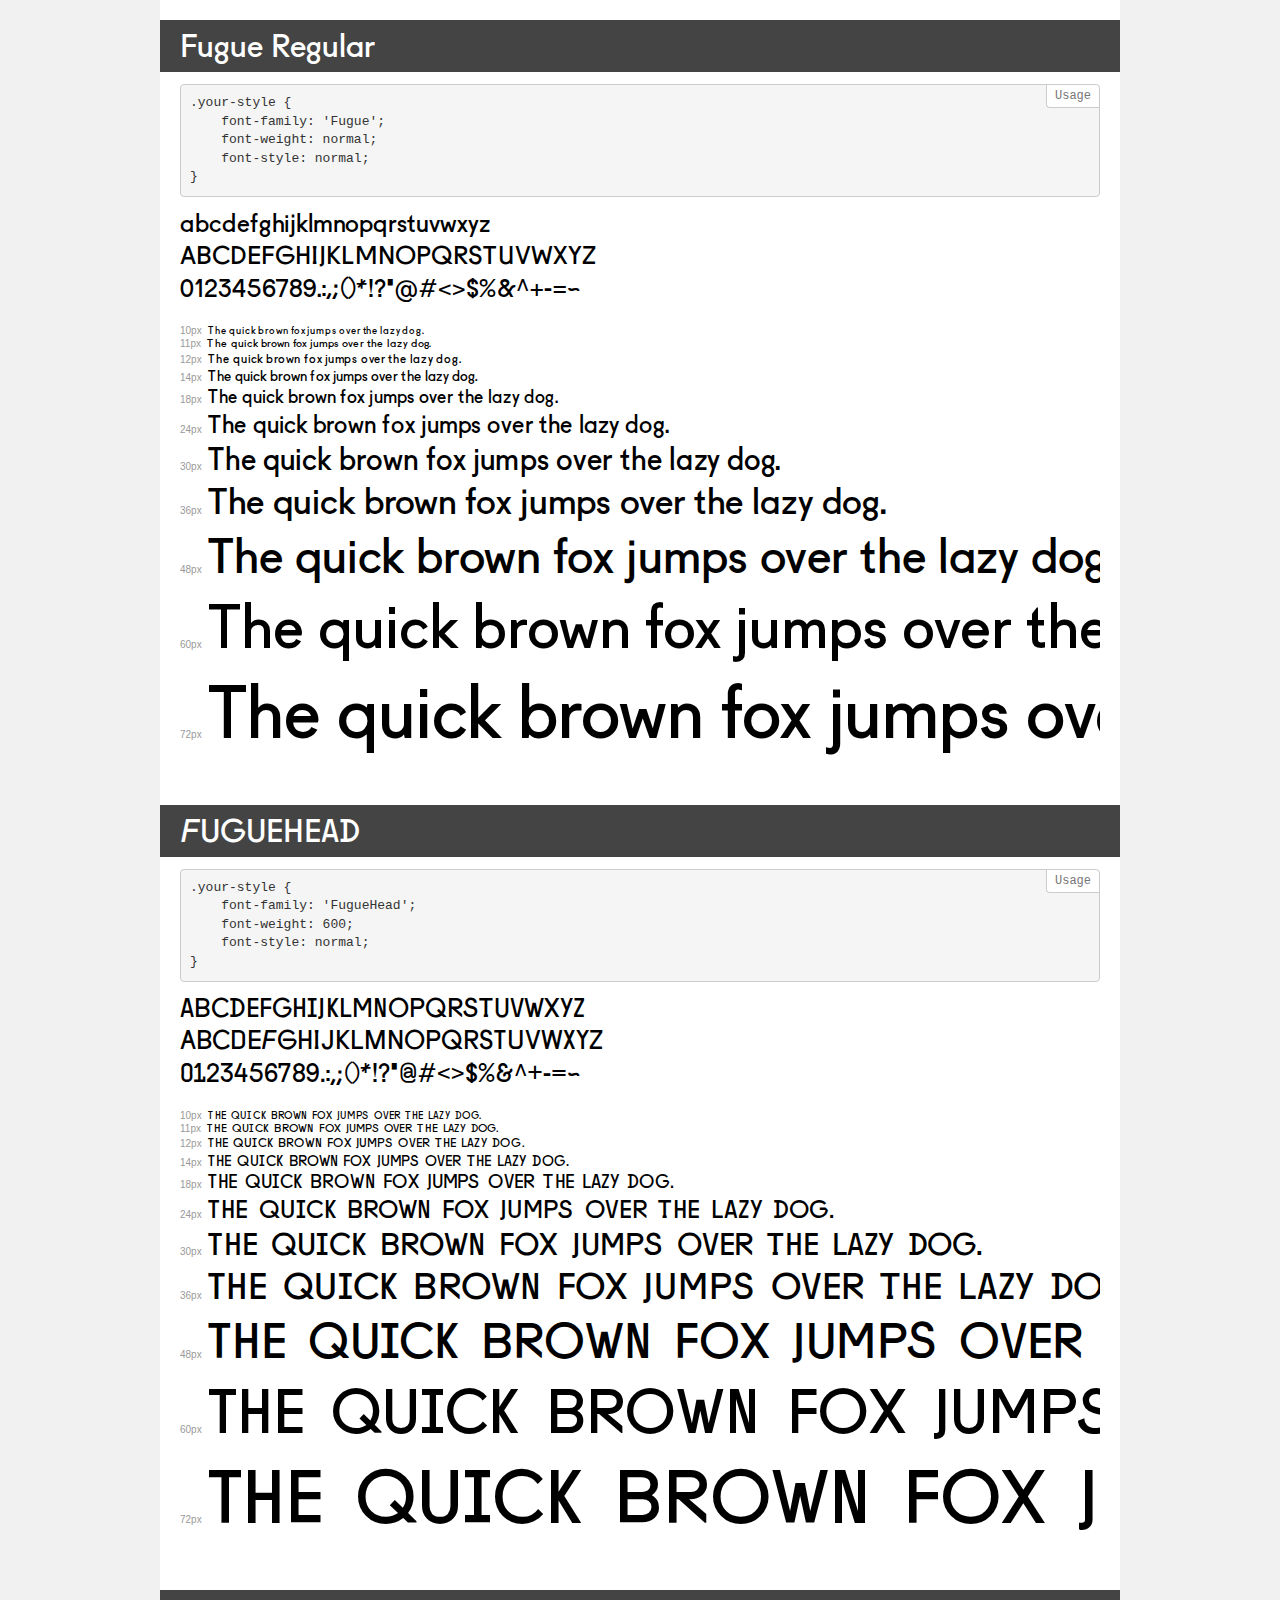
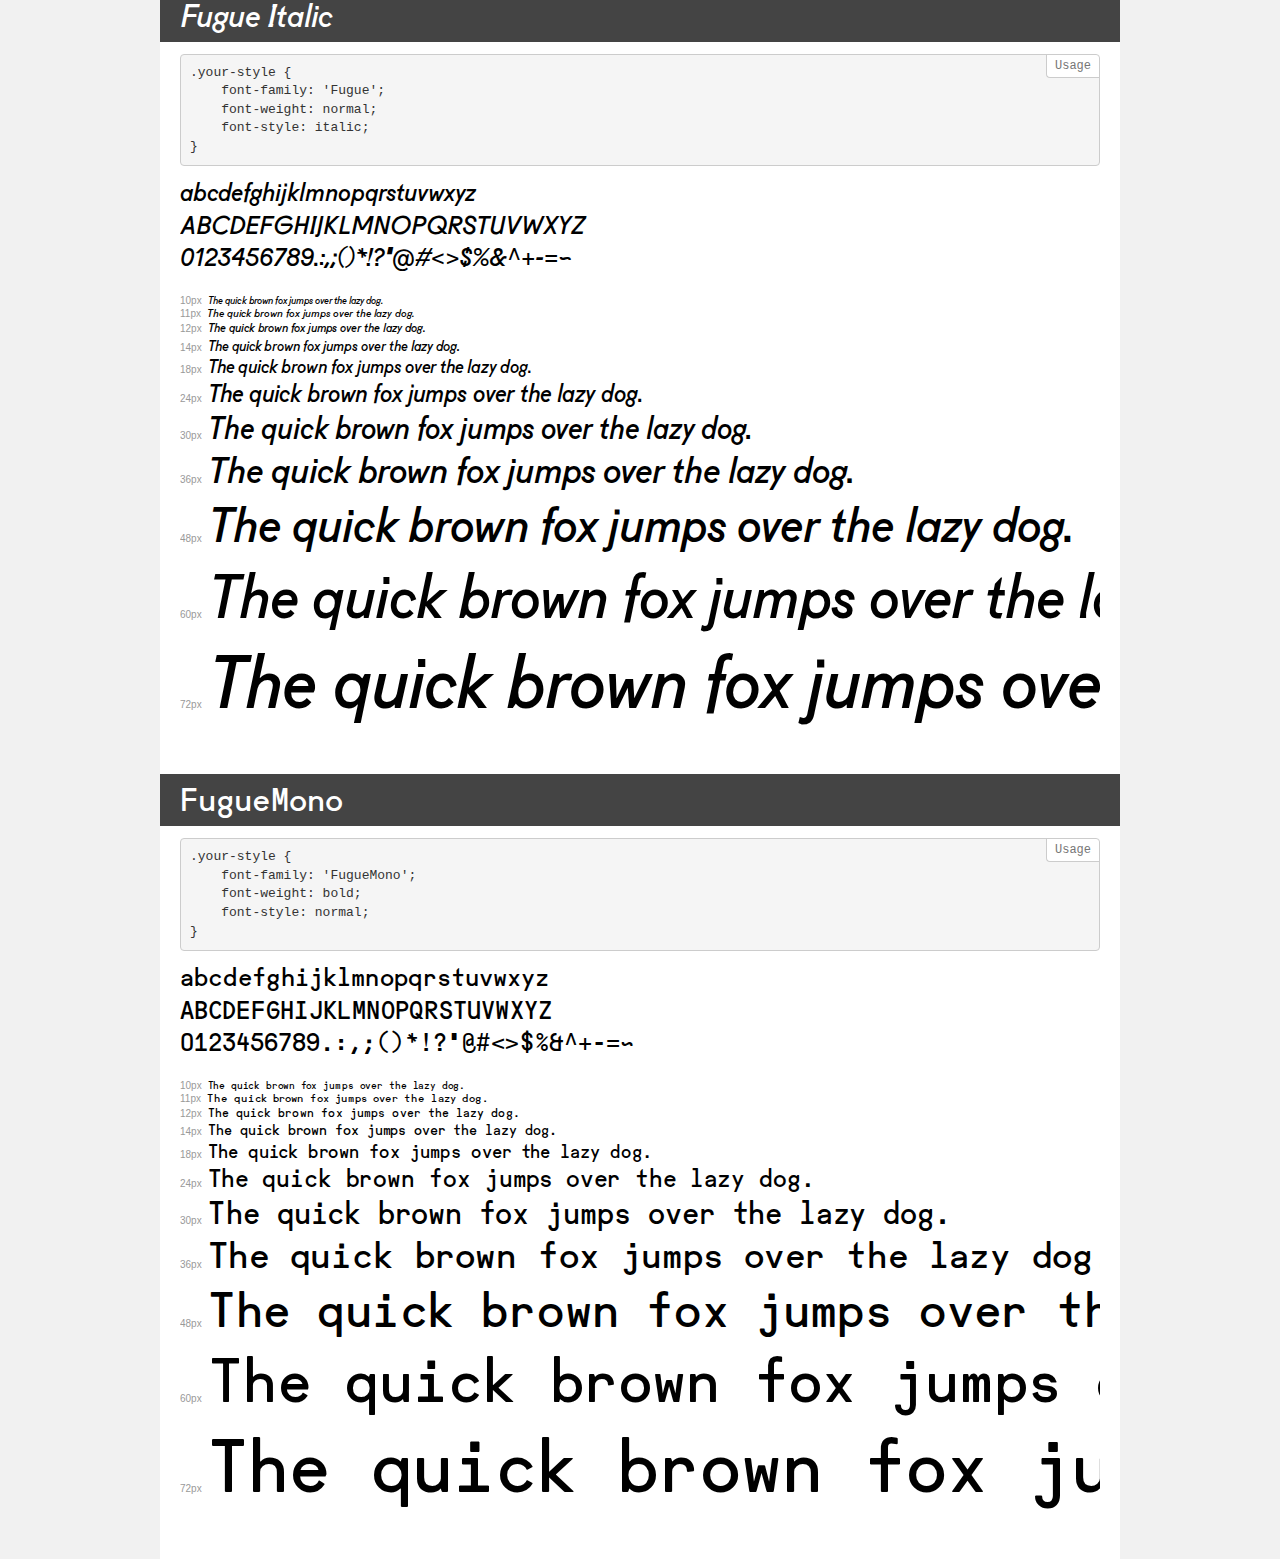
<file: assets/fonts/Fugue-web/demo.html>
<!DOCTYPE html>
<html>
<head>
	<meta charset="utf-8">
	<meta http-equiv="X-UA-Compatible" content="IE=edge">
	<meta name="viewport" content="width=device-width, initial-scale=1">
	<meta name="robots" content="noindex, noarchive">
	<title>Transfonter demo</title>
	<link href="stylesheet.css" rel="stylesheet">
	<style>
		/*
		http://meyerweb.com/eric/tools/css/reset/
		v2.0 | 20110126
		License: none (public domain)
		*/
		html, body, div, span, applet, object, iframe,
		h1, h2, h3, h4, h5, h6, p, blockquote, pre,
		a, abbr, acronym, address, big, cite, code,
		del, dfn, em, img, ins, kbd, q, s, samp,
		small, strike, strong, sub, sup, tt, var,
		b, u, i, center,
		dl, dt, dd, ol, ul, li,
		fieldset, form, label, legend,
		table, caption, tbody, tfoot, thead, tr, th, td,
		article, aside, canvas, details, embed,
		figure, figcaption, footer, header, hgroup,
		menu, nav, output, ruby, section, summary,
		time, mark, audio, video {
			margin: 0;
			padding: 0;
			border: 0;
			font-size: 100%;
			font: inherit;
			vertical-align: baseline;
		}
		/* HTML5 display-role reset for older browsers */
		article, aside, details, figcaption, figure,
		footer, header, hgroup, menu, nav, section {
			display: block;
		}
		body {
			line-height: 1;
		}
		ol, ul {
			list-style: none;
		}
		blockquote, q {
			quotes: none;
		}
		blockquote:before, blockquote:after,
		q:before, q:after {
			content: '';
			content: none;
		}
		table {
			border-collapse: collapse;
			border-spacing: 0;
		}
		/* common styles */
		body {
			background: #f1f1f1;
			color: #000;
		}
		.page {
			background: #fff;
			width: 920px;
			margin: 0 auto;
			padding: 20px 20px 0 20px;
			overflow: hidden;
		}
		.font-container {
			overflow-x: auto;
			overflow-y: hidden;
			margin-bottom: 40px;
			line-height: 1.3;
			white-space: nowrap;
			padding-bottom: 5px;
		}
		h1 {
			position: relative;
			background: #444;
			font-size: 32px;
			color: #fff;
			padding: 10px 20px;
			margin: 0 -20px 12px -20px;
		}
		.letters {
			font-size: 25px;
			margin-bottom: 20px;
		}
		.s10:before {
			content: '10px';
		}
		.s11:before {
			content: '11px';
		}
		.s12:before {
			content: '12px';
		}
		.s14:before {
			content: '14px';
		}
		.s18:before {
			content: '18px';
		}
		.s24:before {
			content: '24px';
		}
		.s30:before {
			content: '30px';
		}
		.s36:before {
			content: '36px';
		}
		.s48:before {
			content: '48px';
		}
		.s60:before {
			content: '60px';
		}
		.s72:before {
			content: '72px';
		}
		.s10:before, .s11:before, .s12:before, .s14:before,
		.s18:before, .s24:before, .s30:before, .s36:before,
		.s48:before, .s60:before, .s72:before {
			font-family: Arial, sans-serif;
			font-size: 10px;
			font-weight: normal;
			font-style: normal;
			color: #999;
			padding-right: 6px;
		}
		pre {
			display: block;
			position: relative;
			padding: 9px;
			margin: 0 0 10px;
			font-family: Monaco, Menlo, Consolas, "Courier New", monospace !important;
			font-size: 13px;
			line-height: 1.428571429;
			color: #333;
			font-weight: normal !important;
			font-style: normal !important;
			background-color: #f5f5f5;
			border: 1px solid #ccc;
			overflow-x: auto;
			border-radius: 4px;
		}
		pre:after {
			display: block;
			position: absolute;
			right: 0;
			top: 0;
			content: 'Usage';
			line-height: 1;
			padding: 5px 8px;
			font-size: 12px;
			color: #767676;
			background-color: #fff;
			border: 1px solid #ccc;
			border-right: none;
			border-top: none;
			border-radius: 0 4px 0 4px;
			z-index: 10;
		}
		/* responsive */
		@media (max-width: 959px) {
			.page {
				width: auto;
				margin: 0;
			}
		}
	</style>
</head>
<body>
<div class="page">
	<div class="demo" style="font-family: 'Fugue'; font-weight: normal; font-style: normal;">
		<h1>Fugue Regular</h1>
		<pre>.your-style {
    font-family: 'Fugue';
    font-weight: normal;
    font-style: normal;
}</pre>
		<div class="font-container">
			<p class="letters">
				abcdefghijklmnopqrstuvwxyz <br />
				ABCDEFGHIJKLMNOPQRSTUVWXYZ <br />				0123456789.:,;()*!?'@#<>$%&^+-=~
			</p>
			<p class="s10" style="font-size: 10px;">The quick brown fox jumps over the lazy dog.</p>
			<p class="s11" style="font-size: 11px;">The quick brown fox jumps over the lazy dog.</p>
			<p class="s12" style="font-size: 12px;">The quick brown fox jumps over the lazy dog.</p>
			<p class="s14" style="font-size: 14px;">The quick brown fox jumps over the lazy dog.</p>
			<p class="s18" style="font-size: 18px;">The quick brown fox jumps over the lazy dog.</p>
			<p class="s24" style="font-size: 24px;">The quick brown fox jumps over the lazy dog.</p>
			<p class="s30" style="font-size: 30px;">The quick brown fox jumps over the lazy dog.</p>
			<p class="s36" style="font-size: 36px;">The quick brown fox jumps over the lazy dog.</p>
			<p class="s48" style="font-size: 48px;">The quick brown fox jumps over the lazy dog.</p>
			<p class="s60" style="font-size: 60px;">The quick brown fox jumps over the lazy dog.</p>
			<p class="s72" style="font-size: 72px;">The quick brown fox jumps over the lazy dog.</p>
		</div>
	</div>
	<div class="demo" style="font-family: 'FugueHead'; font-weight: 600; font-style: normal;">
		<h1>FugueHead</h1>
		<pre>.your-style {
    font-family: 'FugueHead';
    font-weight: 600;
    font-style: normal;
}</pre>
		<div class="font-container">
			<p class="letters">
				abcdefghijklmnopqrstuvwxyz <br />
				ABCDEFGHIJKLMNOPQRSTUVWXYZ <br />				0123456789.:,;()*!?'@#<>$%&^+-=~
			</p>
			<p class="s10" style="font-size: 10px;">The quick brown fox jumps over the lazy dog.</p>
			<p class="s11" style="font-size: 11px;">The quick brown fox jumps over the lazy dog.</p>
			<p class="s12" style="font-size: 12px;">The quick brown fox jumps over the lazy dog.</p>
			<p class="s14" style="font-size: 14px;">The quick brown fox jumps over the lazy dog.</p>
			<p class="s18" style="font-size: 18px;">The quick brown fox jumps over the lazy dog.</p>
			<p class="s24" style="font-size: 24px;">The quick brown fox jumps over the lazy dog.</p>
			<p class="s30" style="font-size: 30px;">The quick brown fox jumps over the lazy dog.</p>
			<p class="s36" style="font-size: 36px;">The quick brown fox jumps over the lazy dog.</p>
			<p class="s48" style="font-size: 48px;">The quick brown fox jumps over the lazy dog.</p>
			<p class="s60" style="font-size: 60px;">The quick brown fox jumps over the lazy dog.</p>
			<p class="s72" style="font-size: 72px;">The quick brown fox jumps over the lazy dog.</p>
		</div>
	</div>
	<div class="demo" style="font-family: 'Fugue'; font-weight: normal; font-style: italic;">
		<h1>Fugue Italic</h1>
		<pre>.your-style {
    font-family: 'Fugue';
    font-weight: normal;
    font-style: italic;
}</pre>
		<div class="font-container">
			<p class="letters">
				abcdefghijklmnopqrstuvwxyz <br />
				ABCDEFGHIJKLMNOPQRSTUVWXYZ <br />				0123456789.:,;()*!?'@#<>$%&^+-=~
			</p>
			<p class="s10" style="font-size: 10px;">The quick brown fox jumps over the lazy dog.</p>
			<p class="s11" style="font-size: 11px;">The quick brown fox jumps over the lazy dog.</p>
			<p class="s12" style="font-size: 12px;">The quick brown fox jumps over the lazy dog.</p>
			<p class="s14" style="font-size: 14px;">The quick brown fox jumps over the lazy dog.</p>
			<p class="s18" style="font-size: 18px;">The quick brown fox jumps over the lazy dog.</p>
			<p class="s24" style="font-size: 24px;">The quick brown fox jumps over the lazy dog.</p>
			<p class="s30" style="font-size: 30px;">The quick brown fox jumps over the lazy dog.</p>
			<p class="s36" style="font-size: 36px;">The quick brown fox jumps over the lazy dog.</p>
			<p class="s48" style="font-size: 48px;">The quick brown fox jumps over the lazy dog.</p>
			<p class="s60" style="font-size: 60px;">The quick brown fox jumps over the lazy dog.</p>
			<p class="s72" style="font-size: 72px;">The quick brown fox jumps over the lazy dog.</p>
		</div>
	</div>
	<div class="demo" style="font-family: 'FugueMono'; font-weight: bold; font-style: normal;">
		<h1>FugueMono</h1>
		<pre>.your-style {
    font-family: 'FugueMono';
    font-weight: bold;
    font-style: normal;
}</pre>
		<div class="font-container">
			<p class="letters">
				abcdefghijklmnopqrstuvwxyz <br />
				ABCDEFGHIJKLMNOPQRSTUVWXYZ <br />				0123456789.:,;()*!?'@#<>$%&^+-=~
			</p>
			<p class="s10" style="font-size: 10px;">The quick brown fox jumps over the lazy dog.</p>
			<p class="s11" style="font-size: 11px;">The quick brown fox jumps over the lazy dog.</p>
			<p class="s12" style="font-size: 12px;">The quick brown fox jumps over the lazy dog.</p>
			<p class="s14" style="font-size: 14px;">The quick brown fox jumps over the lazy dog.</p>
			<p class="s18" style="font-size: 18px;">The quick brown fox jumps over the lazy dog.</p>
			<p class="s24" style="font-size: 24px;">The quick brown fox jumps over the lazy dog.</p>
			<p class="s30" style="font-size: 30px;">The quick brown fox jumps over the lazy dog.</p>
			<p class="s36" style="font-size: 36px;">The quick brown fox jumps over the lazy dog.</p>
			<p class="s48" style="font-size: 48px;">The quick brown fox jumps over the lazy dog.</p>
			<p class="s60" style="font-size: 60px;">The quick brown fox jumps over the lazy dog.</p>
			<p class="s72" style="font-size: 72px;">The quick brown fox jumps over the lazy dog.</p>
		</div>
	</div>
</div>
</body>
</html>
</file>
<file: assets/fonts/Austin-Cryllic-web/stylesheet.css>
/* This stylesheet generated by Transfonter (https://transfonter.org) on September 22, 2017 6:52 PM */

@font-face {
	font-family: 'Austin Cyr Fat';
	src: url('AustinCyr-FatItalic.eot');
	src: url('AustinCyr-FatItalic.eot?#iefix') format('embedded-opentype'),
		url('AustinCyr-FatItalic.woff') format('woff'),
		url('AustinCyr-FatItalic.ttf') format('truetype');
	font-weight: 900;
	font-style: italic;
}

@font-face {
	font-family: 'Austin Cyr';
	src: url('AustinCyr-Semibold.eot');
	src: url('AustinCyr-Semibold.eot?#iefix') format('embedded-opentype'),
		url('AustinCyr-Semibold.woff') format('woff'),
		url('AustinCyr-Semibold.ttf') format('truetype');
	font-weight: 600;
	font-style: normal;
}

@font-face {
	font-family: 'Austin Cyr';
	src: url('AustinCyr-SemiboldItalic.eot');
	src: url('AustinCyr-SemiboldItalic.eot?#iefix') format('embedded-opentype'),
		url('AustinCyr-SemiboldItalic.woff') format('woff'),
		url('AustinCyr-SemiboldItalic.ttf') format('truetype');
	font-weight: 600;
	font-style: italic;
}

@font-face {
	font-family: 'Austin Cyr Roman';
	src: url('AustinCyr-Italic.eot');
	src: url('AustinCyr-Italic.eot?#iefix') format('embedded-opentype'),
		url('AustinCyr-Italic.woff') format('woff'),
		url('AustinCyr-Italic.ttf') format('truetype');
	font-weight: normal;
	font-style: italic;
}

@font-face {
	font-family: 'Austin Cyr';
	src: url('AustinCyr-ExtraboldItalic.eot');
	src: url('AustinCyr-ExtraboldItalic.eot?#iefix') format('embedded-opentype'),
		url('AustinCyr-ExtraboldItalic.woff') format('woff'),
		url('AustinCyr-ExtraboldItalic.ttf') format('truetype');
	font-weight: 800;
	font-style: italic;
}

@font-face {
	font-family: 'Austin Cyr Fat';
	src: url('AustinCyr-Fat.eot');
	src: url('AustinCyr-Fat.eot?#iefix') format('embedded-opentype'),
		url('AustinCyr-Fat.woff') format('woff'),
		url('AustinCyr-Fat.ttf') format('truetype');
	font-weight: 900;
	font-style: normal;
}

@font-face {
	font-family: 'Austin Cyr';
	src: url('AustinCyr-Extrabold.eot');
	src: url('AustinCyr-Extrabold.eot?#iefix') format('embedded-opentype'),
		url('AustinCyr-Extrabold.woff') format('woff'),
		url('AustinCyr-Extrabold.ttf') format('truetype');
	font-weight: 800;
	font-style: normal;
}

@font-face {
	font-family: 'Austin Cyr';
	src: url('AustinCyr-Bold.eot');
	src: url('AustinCyr-Bold.eot?#iefix') format('embedded-opentype'),
		url('AustinCyr-Bold.woff') format('woff'),
		url('AustinCyr-Bold.ttf') format('truetype');
	font-weight: bold;
	font-style: normal;
}

@font-face {
	font-family: 'Austin Cyr';
	src: url('AustinCyr-Medium.eot');
	src: url('AustinCyr-Medium.eot?#iefix') format('embedded-opentype'),
		url('AustinCyr-Medium.woff') format('woff'),
		url('AustinCyr-Medium.ttf') format('truetype');
	font-weight: 500;
	font-style: normal;
}

@font-face {
	font-family: 'Austin Cyr';
	src: url('AustinCyr-BoldItalic.eot');
	src: url('AustinCyr-BoldItalic.eot?#iefix') format('embedded-opentype'),
		url('AustinCyr-BoldItalic.woff') format('woff'),
		url('AustinCyr-BoldItalic.ttf') format('truetype');
	font-weight: bold;
	font-style: italic;
}

@font-face {
	font-family: 'Austin Cyr Roman';
	src: url('AustinCyr-Roman.eot');
	src: url('AustinCyr-Roman.eot?#iefix') format('embedded-opentype'),
		url('AustinCyr-Roman.woff') format('woff'),
		url('AustinCyr-Roman.ttf') format('truetype');
	font-weight: normal;
	font-style: normal;
}

@font-face {
	font-family: 'Austin Cyr';
	src: url('AustinCyr-MediumItalic.eot');
	src: url('AustinCyr-MediumItalic.eot?#iefix') format('embedded-opentype'),
		url('AustinCyr-MediumItalic.woff') format('woff'),
		url('AustinCyr-MediumItalic.ttf') format('truetype');
	font-weight: 500;
	font-style: italic;
}
</file>
<file: assets/fonts/Brandon-Text-web/stylesheet.css>
/* This stylesheet generated by Transfonter (https://transfonter.org) on September 22, 2017 6:49 PM */

@font-face {
	font-family: 'Brandon Text';
	src: url('BrandonText-Regular.eot');
	src: url('BrandonText-Regular.eot?#iefix') format('embedded-opentype'),
		url('BrandonText-Regular.woff') format('woff'),
		url('BrandonText-Regular.ttf') format('truetype');
	font-weight: normal;
	font-style: normal;
}
</file>
<file: assets/fonts/Calibre-web/stylesheet.css>
/* This stylesheet generated by Transfonter (https://transfonter.org) on September 22, 2017 6:48 PM */

@font-face {
	font-family: 'Calibre';
	src: url('Calibre-Light.eot');
	src: url('Calibre-Light.eot?#iefix') format('embedded-opentype'),
		url('Calibre-Light.woff') format('woff'),
		url('Calibre-Light.ttf') format('truetype');
	font-weight: 300;
	font-style: normal;
}

@font-face {
	font-family: 'Calibre';
	src: url('Calibre-Regular.eot');
	src: url('Calibre-Regular.eot?#iefix') format('embedded-opentype'),
		url('Calibre-Regular.woff') format('woff'),
		url('Calibre-Regular.ttf') format('truetype');
	font-weight: normal;
	font-style: normal;
}

@font-face {
	font-family: 'Calibre';
	src: url('CalibreBold.eot');
	src: url('CalibreBold.eot?#iefix') format('embedded-opentype'),
		url('CalibreBold.woff') format('woff'),
		url('CalibreBold.ttf') format('truetype');
	font-weight: bold;
	font-style: normal;
}

@font-face {
	font-family: 'Calibre';
	src: url('Calibre-Medium.eot');
	src: url('Calibre-Medium.eot?#iefix') format('embedded-opentype'),
		url('Calibre-Medium.woff') format('woff'),
		url('Calibre-Medium.ttf') format('truetype');
	font-weight: 500;
	font-style: normal;
}
</file>
<file: assets/fonts/Fugue-web/stylesheet.css>
/* This stylesheet generated by Transfonter (https://transfonter.org) on September 22, 2017 6:50 PM */

@font-face {
	font-family: 'Fugue';
	src: url('Fugue-Regular.eot');
	src: url('Fugue-Regular.eot?#iefix') format('embedded-opentype'),
		url('Fugue-Regular.woff') format('woff'),
		url('Fugue-Regular.ttf') format('truetype');
	font-weight: normal;
	font-style: normal;
}

@font-face {
	font-family: 'FugueHead';
	src: url('FugueHead.eot');
	src: url('FugueHead.eot?#iefix') format('embedded-opentype'),
		url('FugueHead.woff') format('woff'),
		url('FugueHead.ttf') format('truetype');
	font-weight: 600;
	font-style: normal;
}

@font-face {
	font-family: 'Fugue';
	src: url('Fugue-Italic.eot');
	src: url('Fugue-Italic.eot?#iefix') format('embedded-opentype'),
		url('Fugue-Italic.woff') format('woff'),
		url('Fugue-Italic.ttf') format('truetype');
	font-weight: normal;
	font-style: italic;
}

@font-face {
	font-family: 'FugueMono';
	src: url('FugueMono.eot');
	src: url('FugueMono.eot?#iefix') format('embedded-opentype'),
		url('FugueMono.woff') format('woff'),
		url('FugueMono.ttf') format('truetype');
	font-weight: bold;
	font-style: normal;
}
</file>
